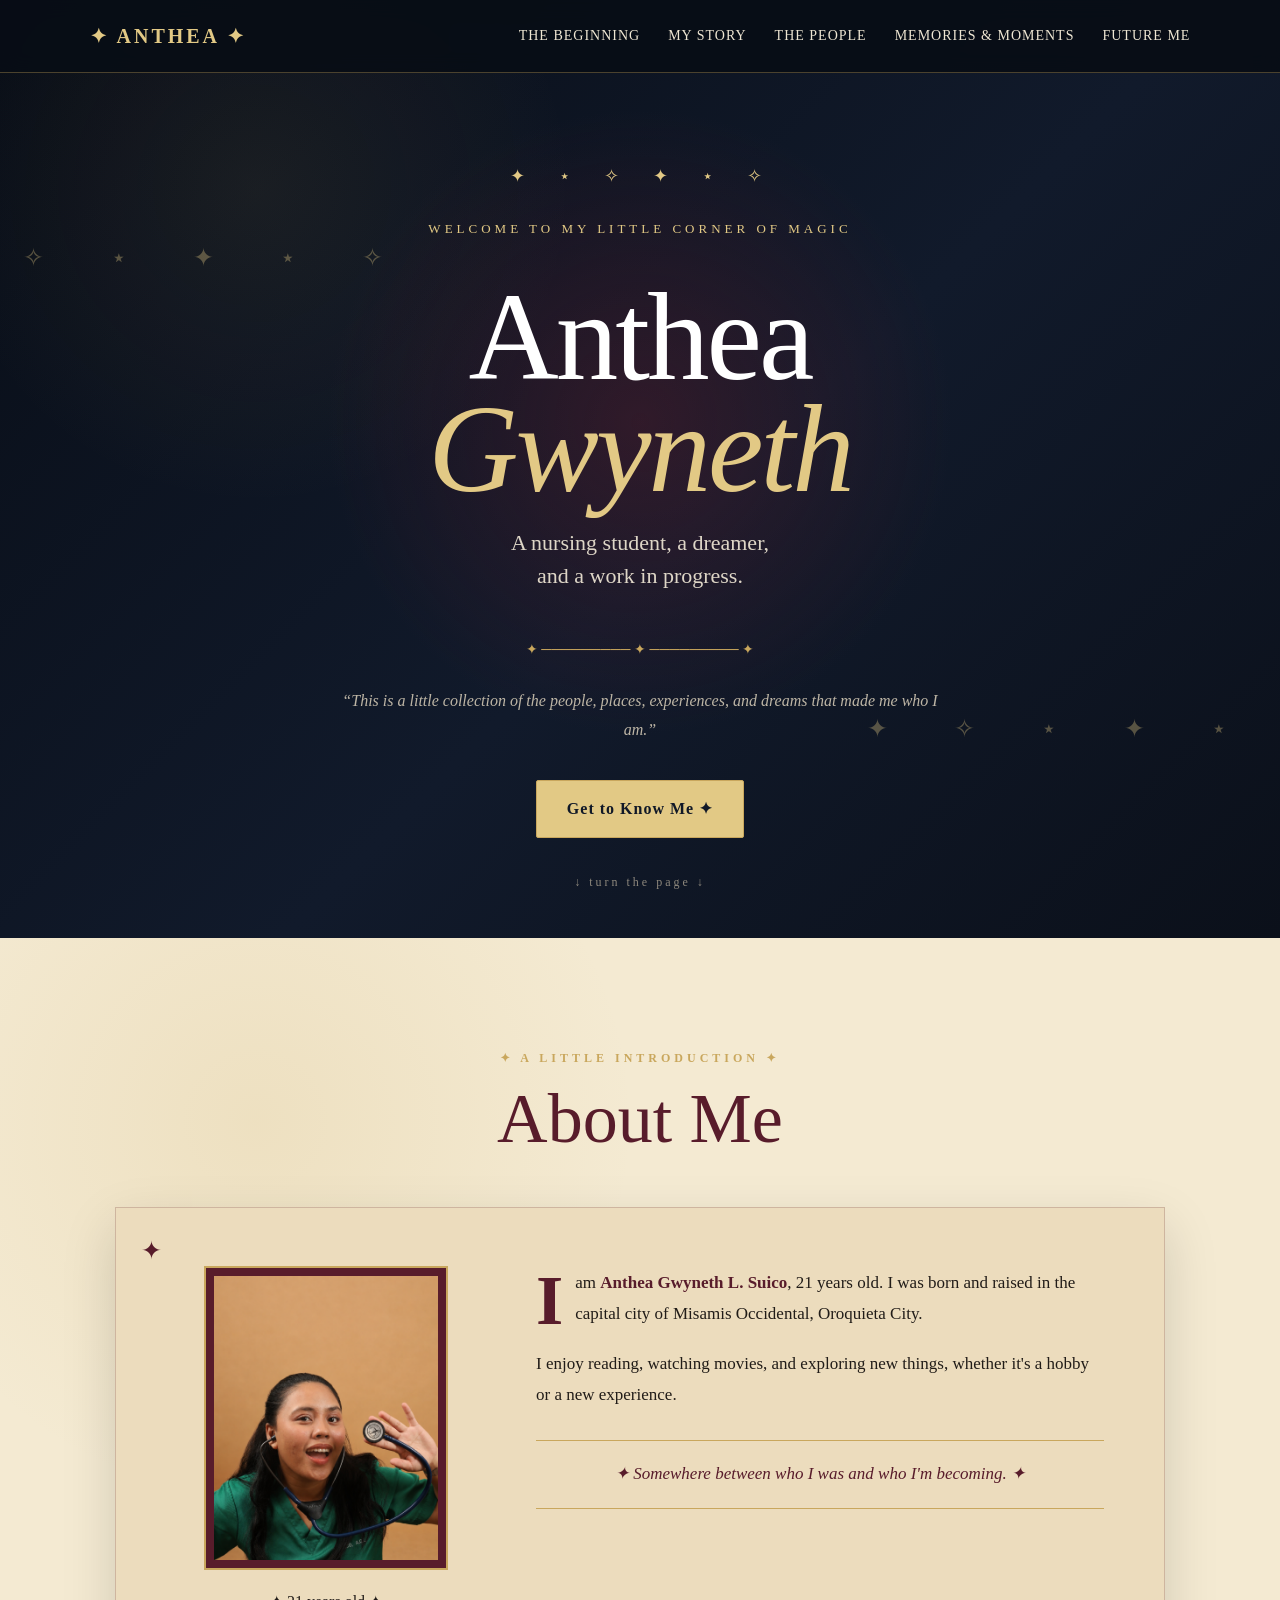
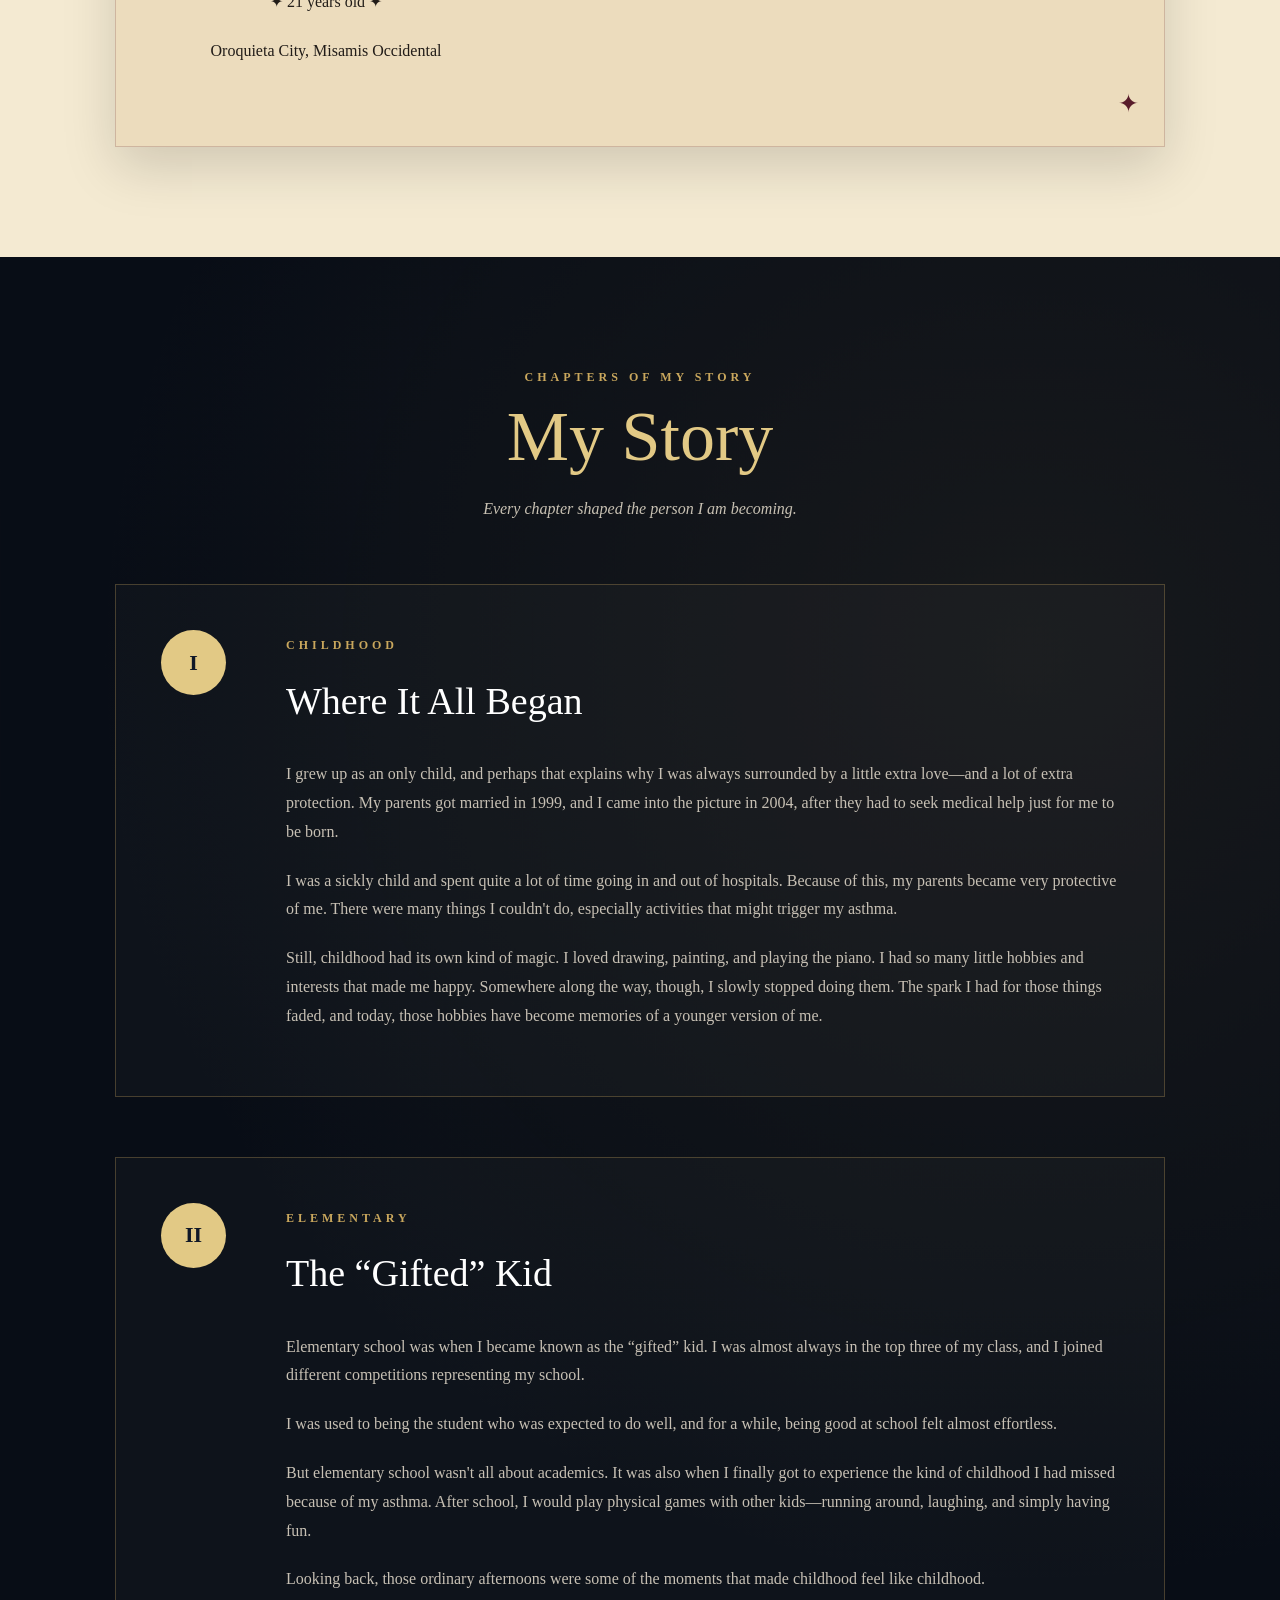
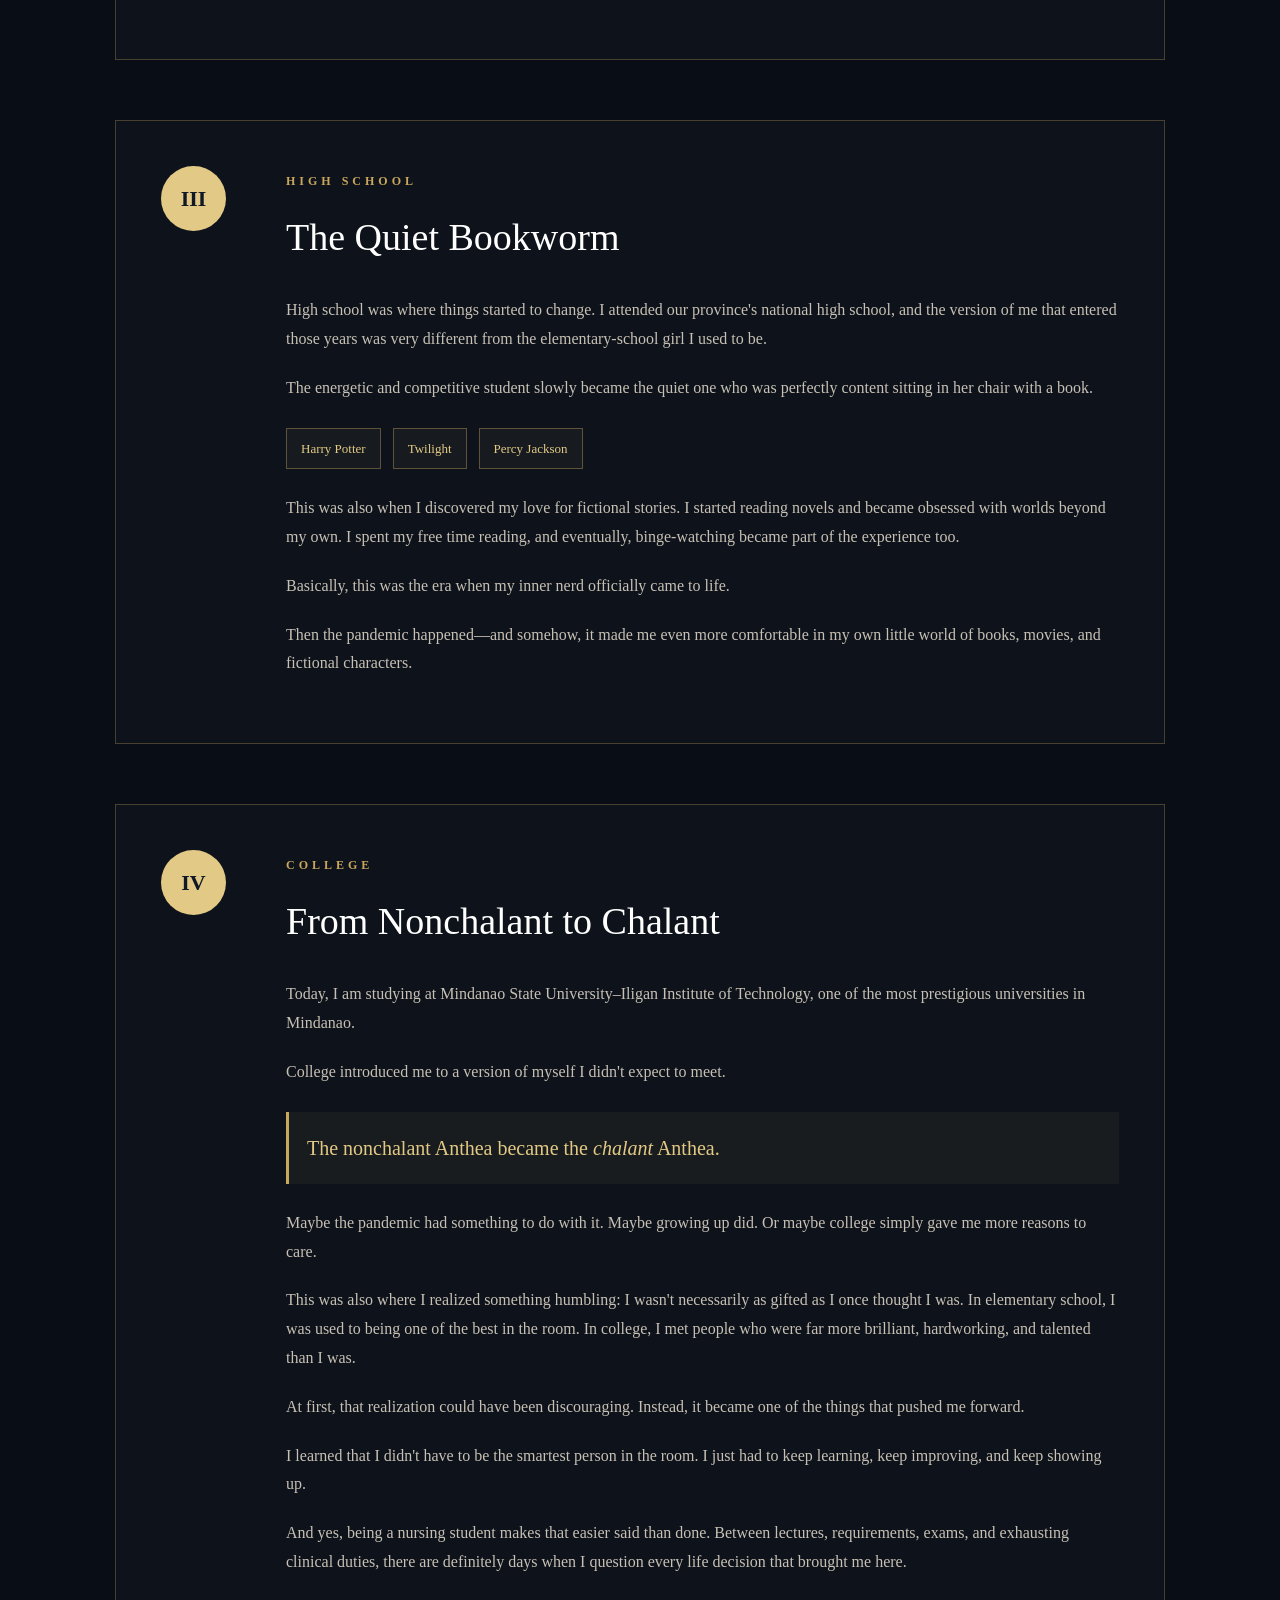
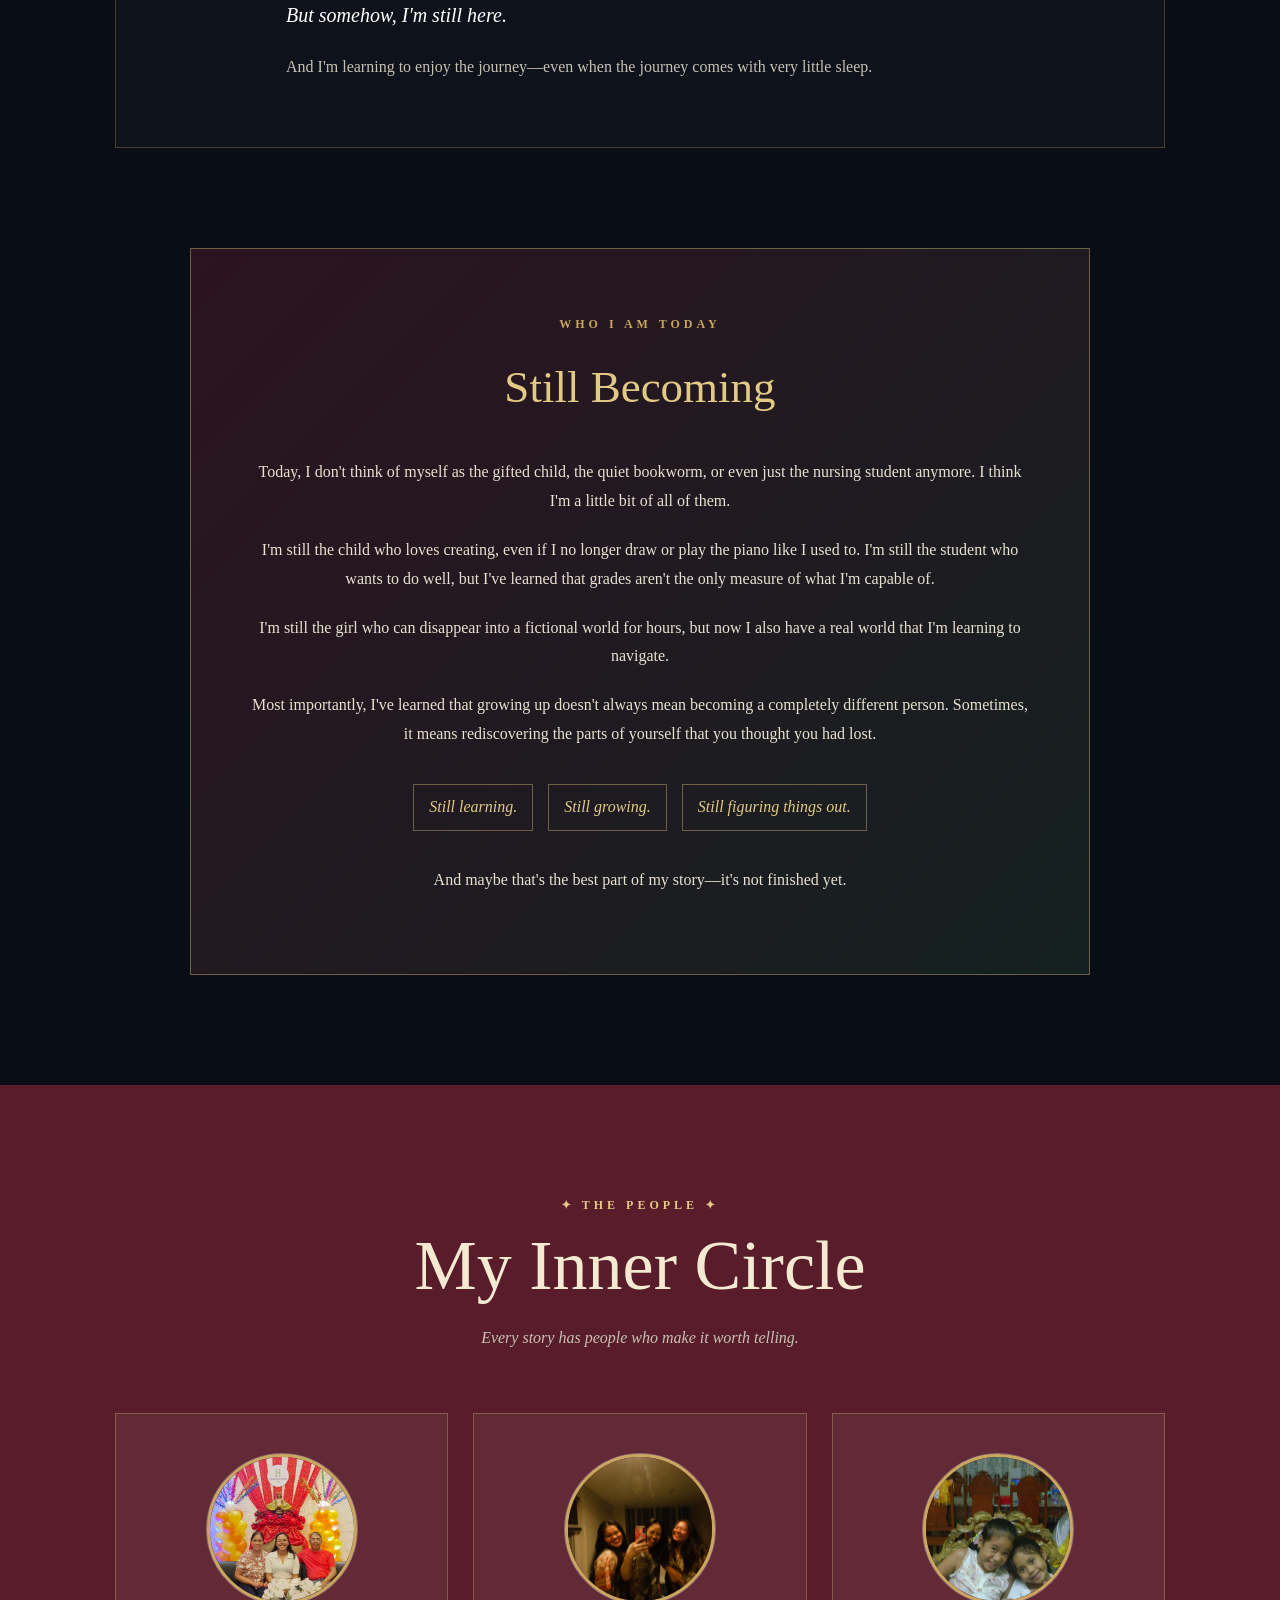
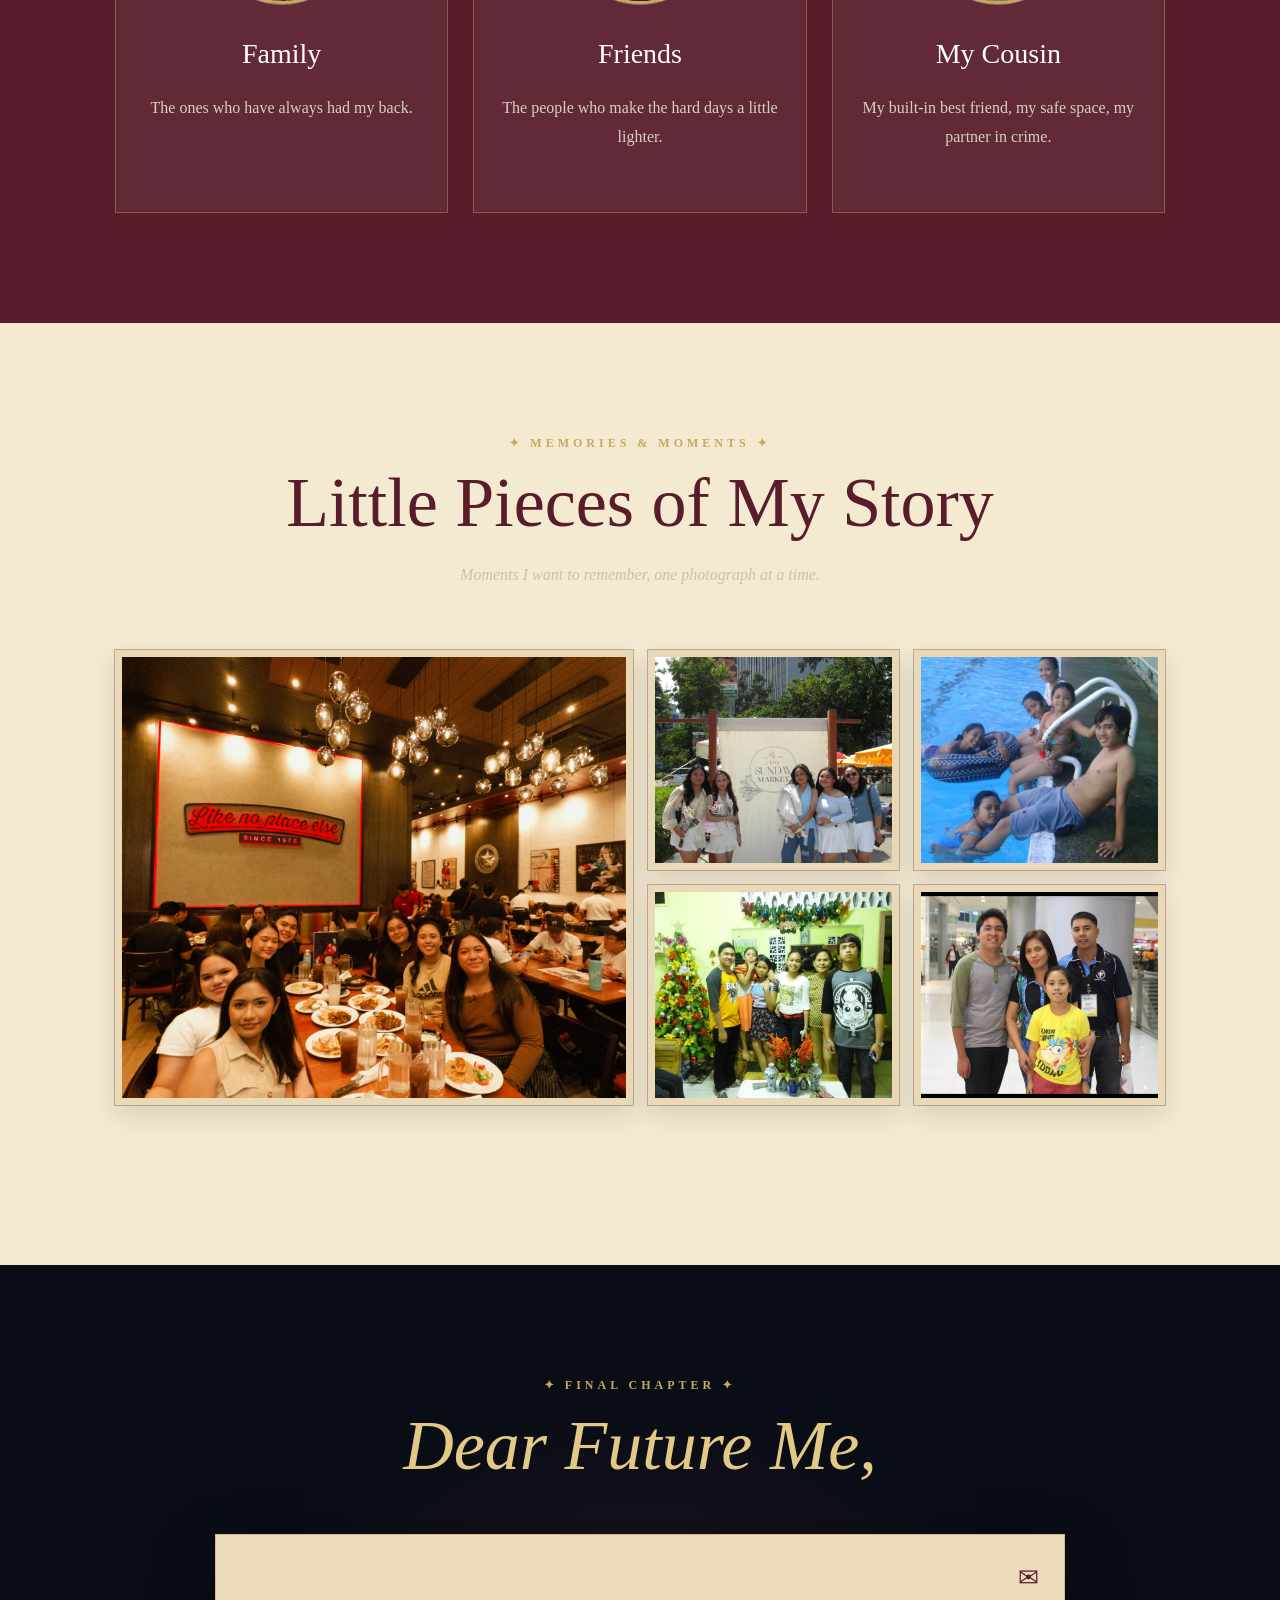
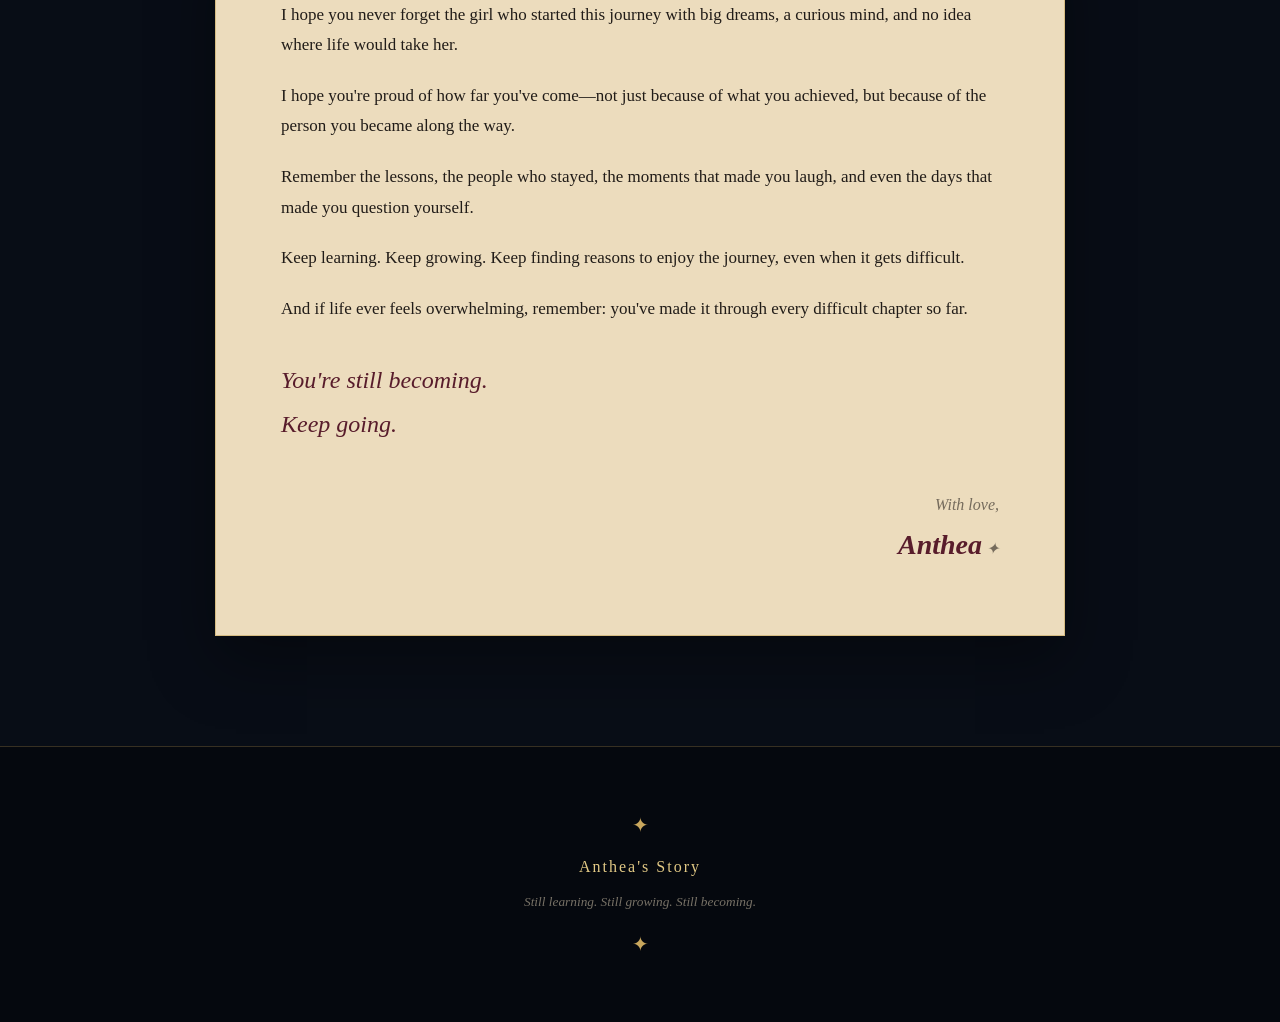
<file: index.html>
<!DOCTYPE html>
<html lang="en">

<head>
    <meta charset="UTF-8">
    <meta name="viewport" content="width=device-width, initial-scale=1.0">

    <title>Anthea's Story ✦</title>

    <link rel="stylesheet" href="style.css">
</head>

<body>

    <!-- ================= NAVIGATION ================= -->

    <header class="navbar">

        <a href="#home" class="logo">
            ✦ ANTHEA ✦
        </a>

        <nav>
            <a href="#home">The Beginning</a>
            <a href="#story">My Story</a>
            <a href="#people">The People</a>
            <a href="#gallery">Memories & Moments</a>
            <a href="#future">Future Me</a>
        </nav>

    </header>


    <!-- ================= HOME ================= -->

    <main>

        <section id="home" class="hero">

            <div class="stars">✦　⋆　✧　✦　⋆　✧</div>

            <p class="eyebrow">
                WELCOME TO MY LITTLE CORNER OF MAGIC
            </p>

            <h1>
                Anthea<br>
                <span>Gwyneth</span>
            </h1>

            <p class="tagline">
                A nursing student, a dreamer,<br>
                and a work in progress.
            </p>

            <div class="hero-divider">
                ✦ ───────── ✦ ───────── ✦
            </div>

            <p class="intro-quote">
                “This is a little collection of the people,
                places, experiences, and dreams that made me who I am.”
            </p>

            <a href="#about" class="magic-button">
                Get to Know Me ✦
            </a>

            <p class="scroll-hint">
                ↓ turn the page ↓
            </p>

        </section>


        <!-- ================= ABOUT ================= -->

        <section id="about" class="section parchment-section">

            <div class="chapter-label">
                ✦ A LITTLE INTRODUCTION ✦
            </div>

            <h2>About Me</h2>

            <div class="parchment">

                <div class="portrait">

    <div class="portrait-frame">
        <img src="images/anthea.png" alt="Photo of Anthea">
    </div>

    <p>✦ 21 years old ✦</p>
    <p>Oroquieta City, Misamis Occidental</p>

</div>

                <div class="about-text">

                    <p class="drop-cap">I</p>

                    <p>
                        am <strong>Anthea Gwyneth L. Suico</strong>,
                        21 years old. I was born and raised in the
                        capital city of Misamis Occidental,
                        Oroquieta City.
                    </p>

                    <p>
                        I enjoy reading, watching movies, and exploring
                        new things, whether it's a hobby or a new
                        experience.
                    </p>

                    <div class="quote-box">
                        ✦ Somewhere between who I was
                        and who I'm becoming. ✦
                    </div>

                </div>

            </div>

        </section>


        <!-- ================= MY STORY ================= -->

        <section id="story" class="section story-section">

            <div class="chapter-label">
                CHAPTERS OF MY STORY
            </div>

            <h2>My Story</h2>

            <p class="section-subtitle">
                Every chapter shaped the person I am becoming.
            </p>


            <!-- CHILDHOOD -->

            <article class="story-card">

                <div class="chapter-number">
                    I
                </div>

                <div class="story-content">

                    <span class="story-era">
                        CHILDHOOD
                    </span>

                    <h3>Where It All Began</h3>

                    <p>
                        I grew up as an only child, and perhaps that
                        explains why I was always surrounded by a little
                        extra love—and a lot of extra protection.
                        My parents got married in 1999, and I came into
                        the picture in 2004, after they had to seek
                        medical help just for me to be born.
                    </p>

                    <p>
                        I was a sickly child and spent quite a lot of
                        time going in and out of hospitals. Because of
                        this, my parents became very protective of me.
                        There were many things I couldn't do, especially
                        activities that might trigger my asthma.
                    </p>

                    <p>
                        Still, childhood had its own kind of magic.
                        I loved drawing, painting, and playing the piano.
                        I had so many little hobbies and interests that
                        made me happy. Somewhere along the way, though,
                        I slowly stopped doing them. The spark I had for
                        those things faded, and today, those hobbies have
                        become memories of a younger version of me.
                    </p>

                </div>

            </article>


            <!-- ELEMENTARY -->

            <article class="story-card reverse">

                <div class="chapter-number">
                    II
                </div>

                <div class="story-content">

                    <span class="story-era">
                        ELEMENTARY
                    </span>

                    <h3>The “Gifted” Kid</h3>

                    <p>
                        Elementary school was when I became known as the
                        “gifted” kid. I was almost always in the top three
                        of my class, and I joined different competitions
                        representing my school.
                    </p>

                    <p>
                        I was used to being the student who was expected
                        to do well, and for a while, being good at school
                        felt almost effortless.
                    </p>

                    <p>
                        But elementary school wasn't all about academics.
                        It was also when I finally got to experience the
                        kind of childhood I had missed because of my
                        asthma. After school, I would play physical games
                        with other kids—running around, laughing, and
                        simply having fun.
                    </p>

                    <p>
                        Looking back, those ordinary afternoons were some
                        of the moments that made childhood feel like
                        childhood.
                    </p>

                </div>

            </article>


            <!-- HIGH SCHOOL -->

            <article class="story-card">

                <div class="chapter-number">
                    III
                </div>

                <div class="story-content">

                    <span class="story-era">
                        HIGH SCHOOL
                    </span>

                    <h3>The Quiet Bookworm</h3>

                    <p>
                        High school was where things started to change.
                        I attended our province's national high school,
                        and the version of me that entered those years
                        was very different from the elementary-school
                        girl I used to be.
                    </p>

                    <p>
                        The energetic and competitive student slowly
                        became the quiet one who was perfectly content
                        sitting in her chair with a book.
                    </p>

                    <div class="magic-list">
                        <span>Harry Potter</span>
                        <span>Twilight</span>
                        <span>Percy Jackson</span>
                    </div>

                    <p>
                        This was also when I discovered my love for
                        fictional stories. I started reading novels and
                        became obsessed with worlds beyond my own.
                        I spent my free time reading, and eventually,
                        binge-watching became part of the experience too.
                    </p>

                    <p>
                        Basically, this was the era when my inner nerd
                        officially came to life.
                    </p>

                    <p>
                        Then the pandemic happened—and somehow, it made
                        me even more comfortable in my own little world
                        of books, movies, and fictional characters.
                    </p>

                </div>

            </article>


            <!-- COLLEGE -->

            <article class="story-card reverse">

                <div class="chapter-number">
                    IV
                </div>

                <div class="story-content">

                    <span class="story-era">
                        COLLEGE
                    </span>

                    <h3>From Nonchalant to Chalant</h3>

                    <p>
                        Today, I am studying at Mindanao State
                        University–Iligan Institute of Technology,
                        one of the most prestigious universities
                        in Mindanao.
                    </p>

                    <p>
                        College introduced me to a version of myself
                        I didn't expect to meet.
                    </p>

                    <div class="highlight">
                        The nonchalant Anthea became the
                        <em>chalant</em> Anthea.
                    </div>

                    <p>
                        Maybe the pandemic had something to do with it.
                        Maybe growing up did. Or maybe college simply
                        gave me more reasons to care.
                    </p>

                    <p>
                        This was also where I realized something humbling:
                        I wasn't necessarily as gifted as I once thought
                        I was. In elementary school, I was used to being
                        one of the best in the room. In college, I met
                        people who were far more brilliant, hardworking,
                        and talented than I was.
                    </p>

                    <p>
                        At first, that realization could have been
                        discouraging. Instead, it became one of the
                        things that pushed me forward.
                    </p>

                    <p>
                        I learned that I didn't have to be the smartest
                        person in the room. I just had to keep learning,
                        keep improving, and keep showing up.
                    </p>

                    <p>
                        And yes, being a nursing student makes that easier
                        said than done. Between lectures, requirements,
                        exams, and exhausting clinical duties, there are
                        definitely days when I question every life
                        decision that brought me here.
                    </p>

                    <p class="closing-line">
                        But somehow, I'm still here.
                    </p>

                    <p>
                        And I'm learning to enjoy the journey—even when
                        the journey comes with very little sleep.
                    </p>

                </div>

            </article>


            <!-- TODAY -->

            <article class="today-card">

                <span class="story-era">
                    WHO I AM TODAY
                </span>

                <h3>Still Becoming</h3>

                <p>
                    Today, I don't think of myself as the gifted child,
                    the quiet bookworm, or even just the nursing student
                    anymore. I think I'm a little bit of all of them.
                </p>

                <p>
                    I'm still the child who loves creating, even if I no
                    longer draw or play the piano like I used to.
                    I'm still the student who wants to do well, but I've
                    learned that grades aren't the only measure of what
                    I'm capable of.
                </p>

                <p>
                    I'm still the girl who can disappear into a fictional
                    world for hours, but now I also have a real world that
                    I'm learning to navigate.
                </p>

                <p>
                    Most importantly, I've learned that growing up doesn't
                    always mean becoming a completely different person.
                    Sometimes, it means rediscovering the parts of yourself
                    that you thought you had lost.
                </p>

                <div class="still-becoming">

                    <span>Still learning.</span>
                    <span>Still growing.</span>
                    <span>Still figuring things out.</span>

                </div>

                <p>
                    And maybe that's the best part of my story—it's not
                    finished yet.
                </p>

            </article>

        </section>


        <!-- ================= THE PEOPLE ================= -->

<section id="people" class="section people-section">

    <div class="chapter-label">
        ✦ THE PEOPLE ✦
    </div>

    <h2>My Inner Circle</h2>

    <p class="section-subtitle">
        Every story has people who make it worth telling.
    </p>


    <div class="people-grid">

        <div class="person-card">

            <div class="person-image">
                <img src="images/familyfinal.jpeg" alt="My Family">
            </div>

            <h3>Family</h3>

            <p>
                The ones who have always had my back.
            </p>

        </div>


        <div class="person-card">

            <div class="person-image">
                <img src="images/friends.jpg" alt="My Friends">
            </div>

            <h3>Friends</h3>

            <p>
                The people who make the hard days a little lighter.
            </p>

        </div>


        <div class="person-card">

    <div class="person-image">
        <img src="images/cousin.jpg" alt="My Cousin">
    </div>

    <h3>My Cousin</h3>

    <p>
        My built-in best friend, my safe space,
        my partner in crime.
    </p>

</div>

</section>


        <!-- ================= GALLERY ================= -->

        <section id="gallery" class="section gallery-section">

    <div class="chapter-label">
        ✦ MEMORIES & MOMENTS ✦
    </div>

    <h2>Little Pieces of My Story</h2>

    <p class="section-subtitle">
        Moments I want to remember, one photograph at a time.
    </p>

    <div class="gallery-grid">

        <div class="gallery-item large">
            <img src="images/gallery1.jpg" alt="A memorable moment">
        </div>

        <div class="gallery-item">
            <img src="images/gallery2.jpg" alt="A memorable moment">
        </div>

        <div class="gallery-item">
            <img src="images/gallery3.jpg" alt="A memorable moment">
        </div>

        <div class="gallery-item">
            <img src="images/gallery4.jpg" alt="A memorable moment">
        </div>

        <div class="gallery-item">
            <img src="images/gallery5.png" alt="A memorable moment">
        </div>

    </div>

</section>


        <!-- ================= FUTURE SELF ================= -->

        <section id="future" class="section future-section">

            <div class="chapter-label">
                ✦ FINAL CHAPTER ✦
            </div>

            <h2>Dear Future Me,</h2>

            <div class="letter">

                <p>
                    I hope you never forget the girl who started this
                    journey with big dreams, a curious mind, and no idea
                    where life would take her.
                </p>

                <p>
                    I hope you're proud of how far you've come—not just
                    because of what you achieved, but because of the person
                    you became along the way.
                </p>

                <p>
                    Remember the lessons, the people who stayed, the
                    moments that made you laugh, and even the days that
                    made you question yourself.
                </p>

                <p>
                    Keep learning. Keep growing. Keep finding reasons to
                    enjoy the journey, even when it gets difficult.
                </p>

                <p>
                    And if life ever feels overwhelming, remember:
                    you've made it through every difficult chapter so far.
                </p>

                <p class="letter-ending">
                    You're still becoming.<br>
                    Keep going.
                </p>

                <div class="signature">
                    With love,<br>
                    <strong>Anthea</strong> ✦
                </div>

            </div>

        </section>

    </main>


    <!-- ================= FOOTER ================= -->

    <footer>

        <div class="footer-symbol">
            ✦
        </div>

        <p>
            Anthea's Story
        </p>

        <small>
            Still learning. Still growing. Still becoming.
        </small>

        <div class="footer-symbol">
            ✦
        </div>

    </footer>


</body>
</html>
</file>
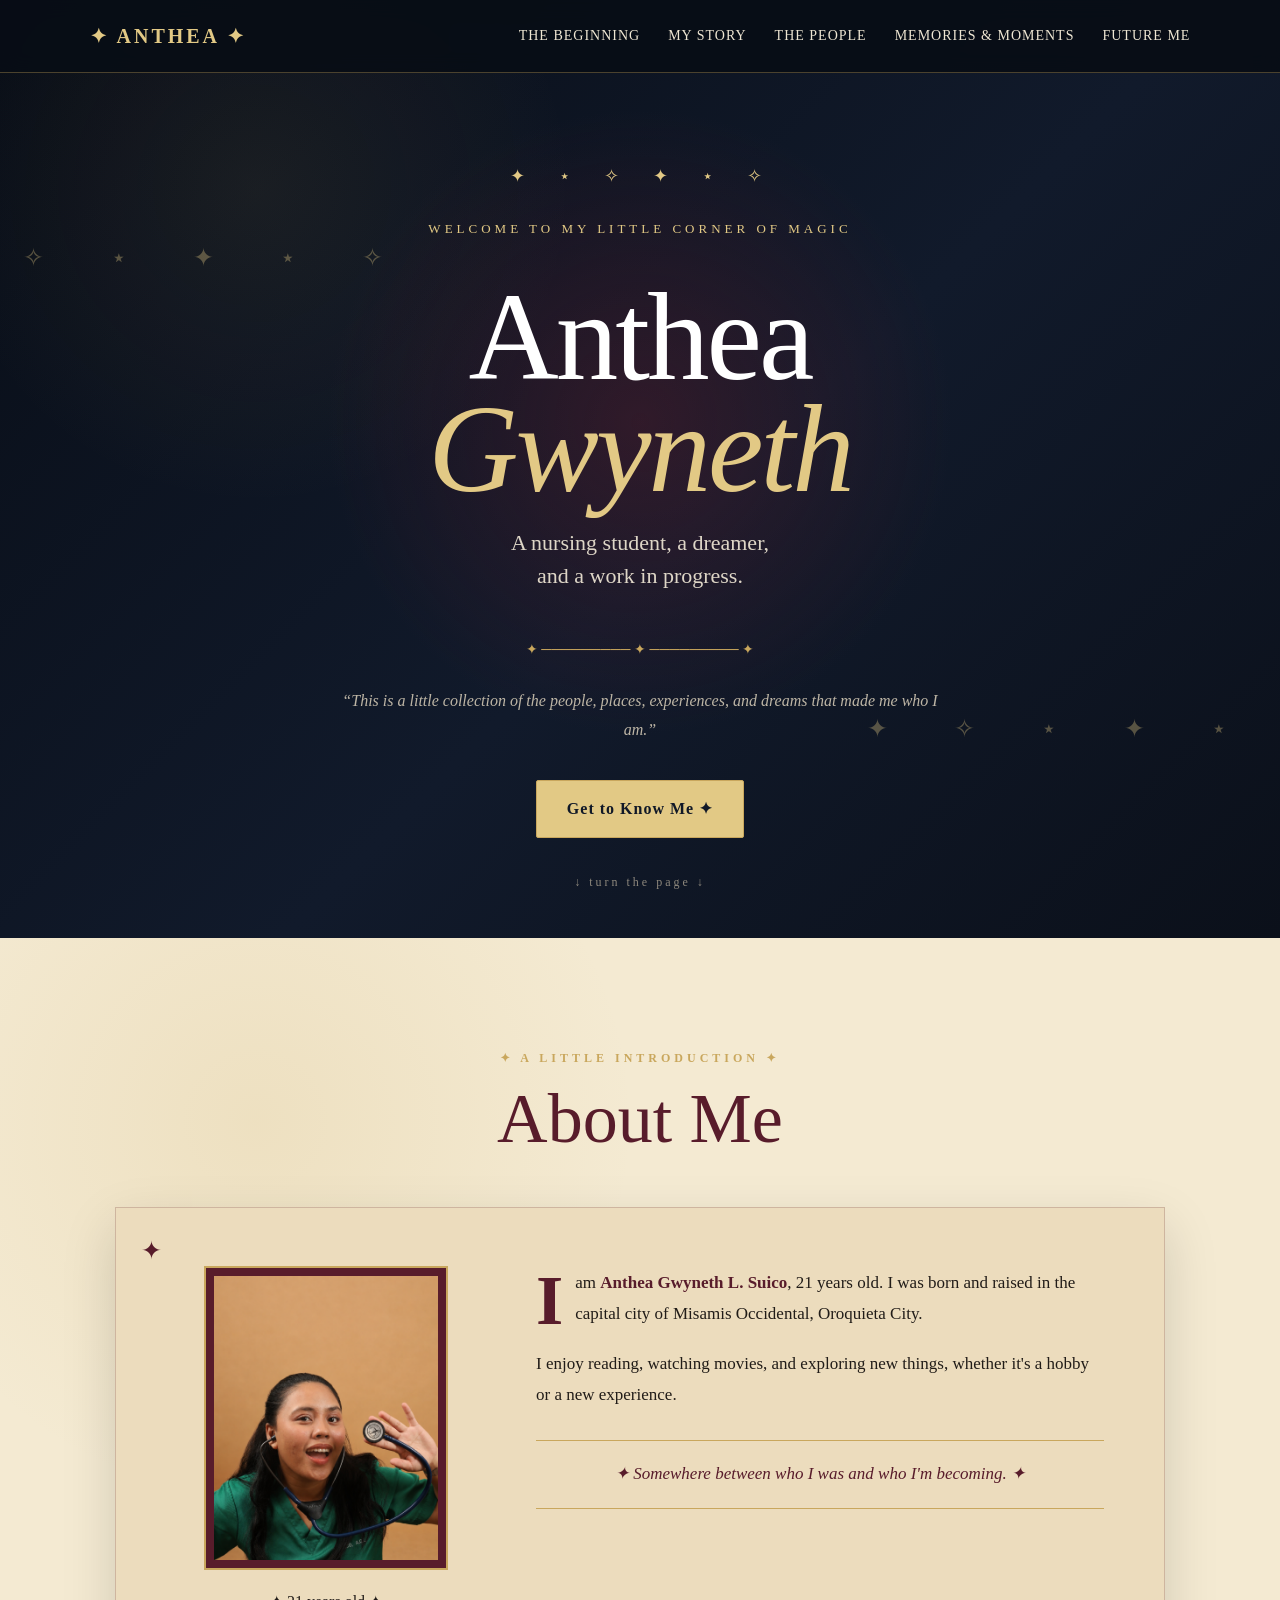
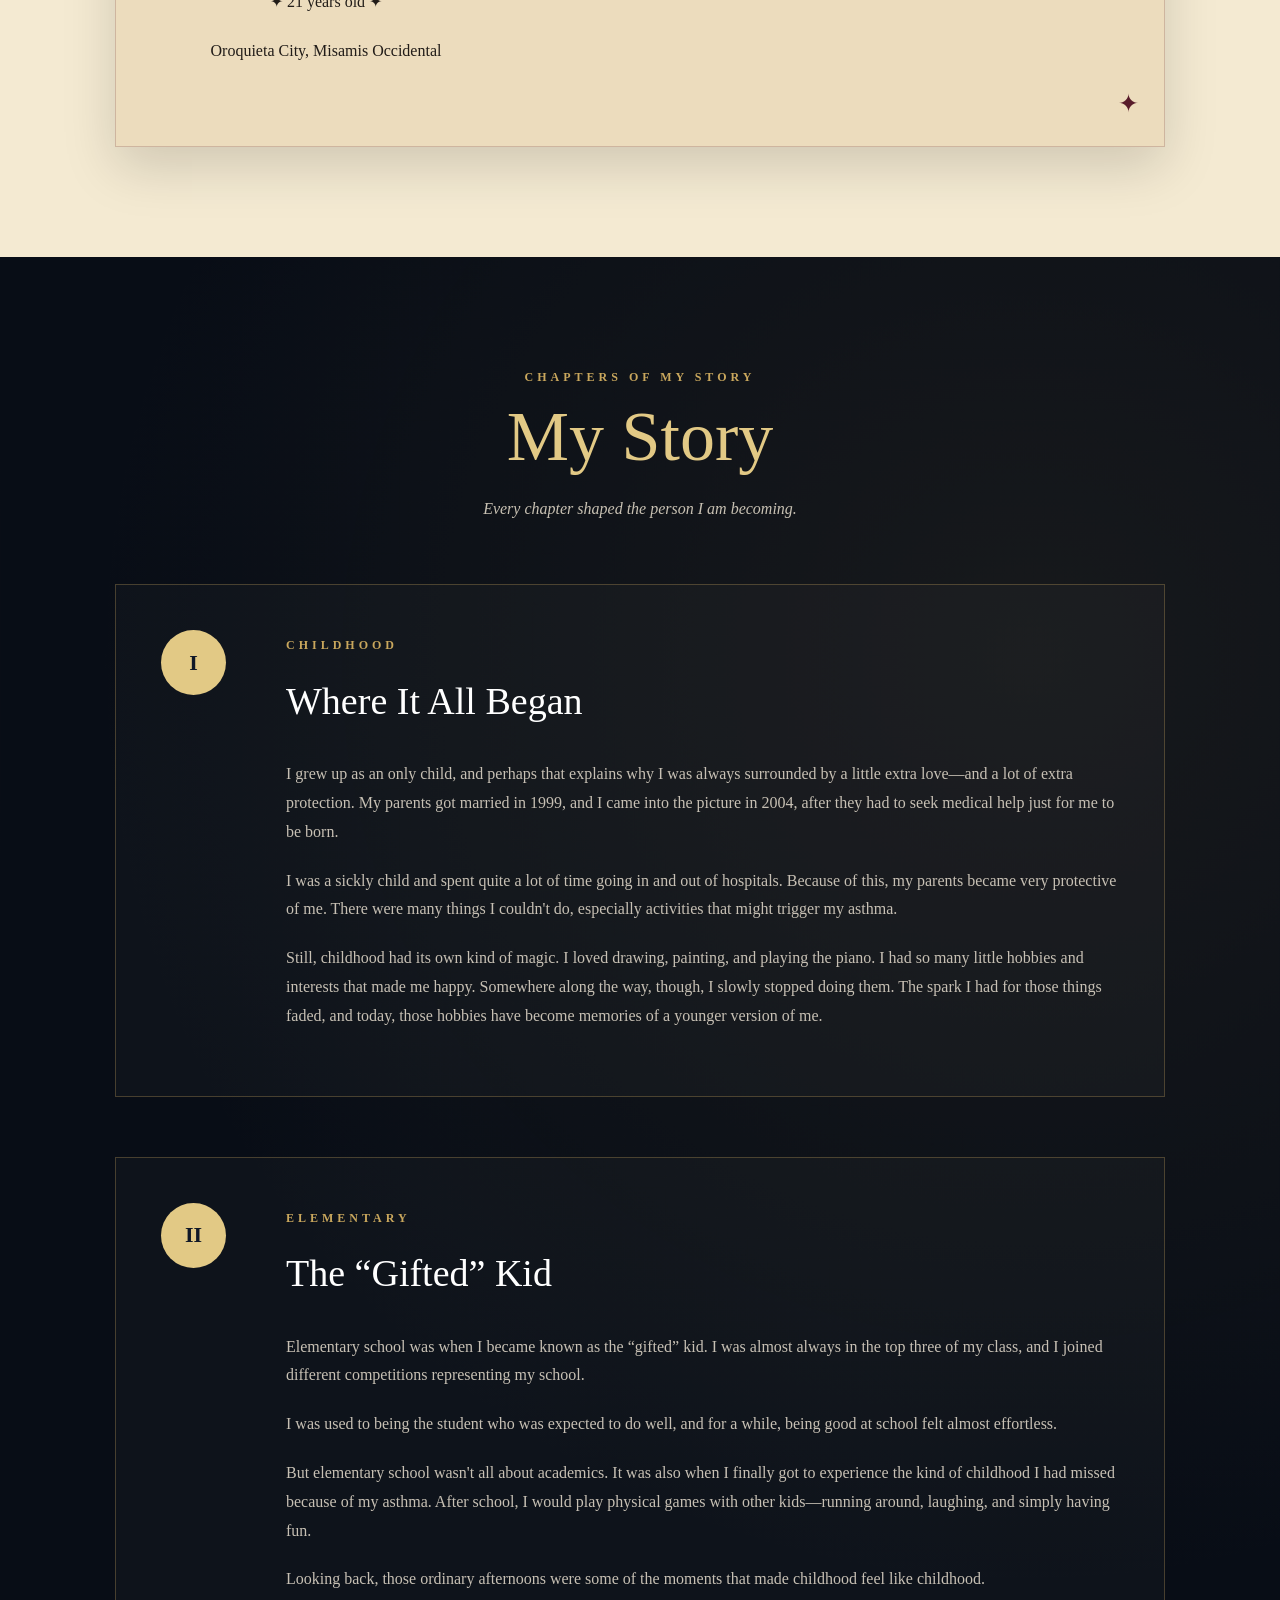
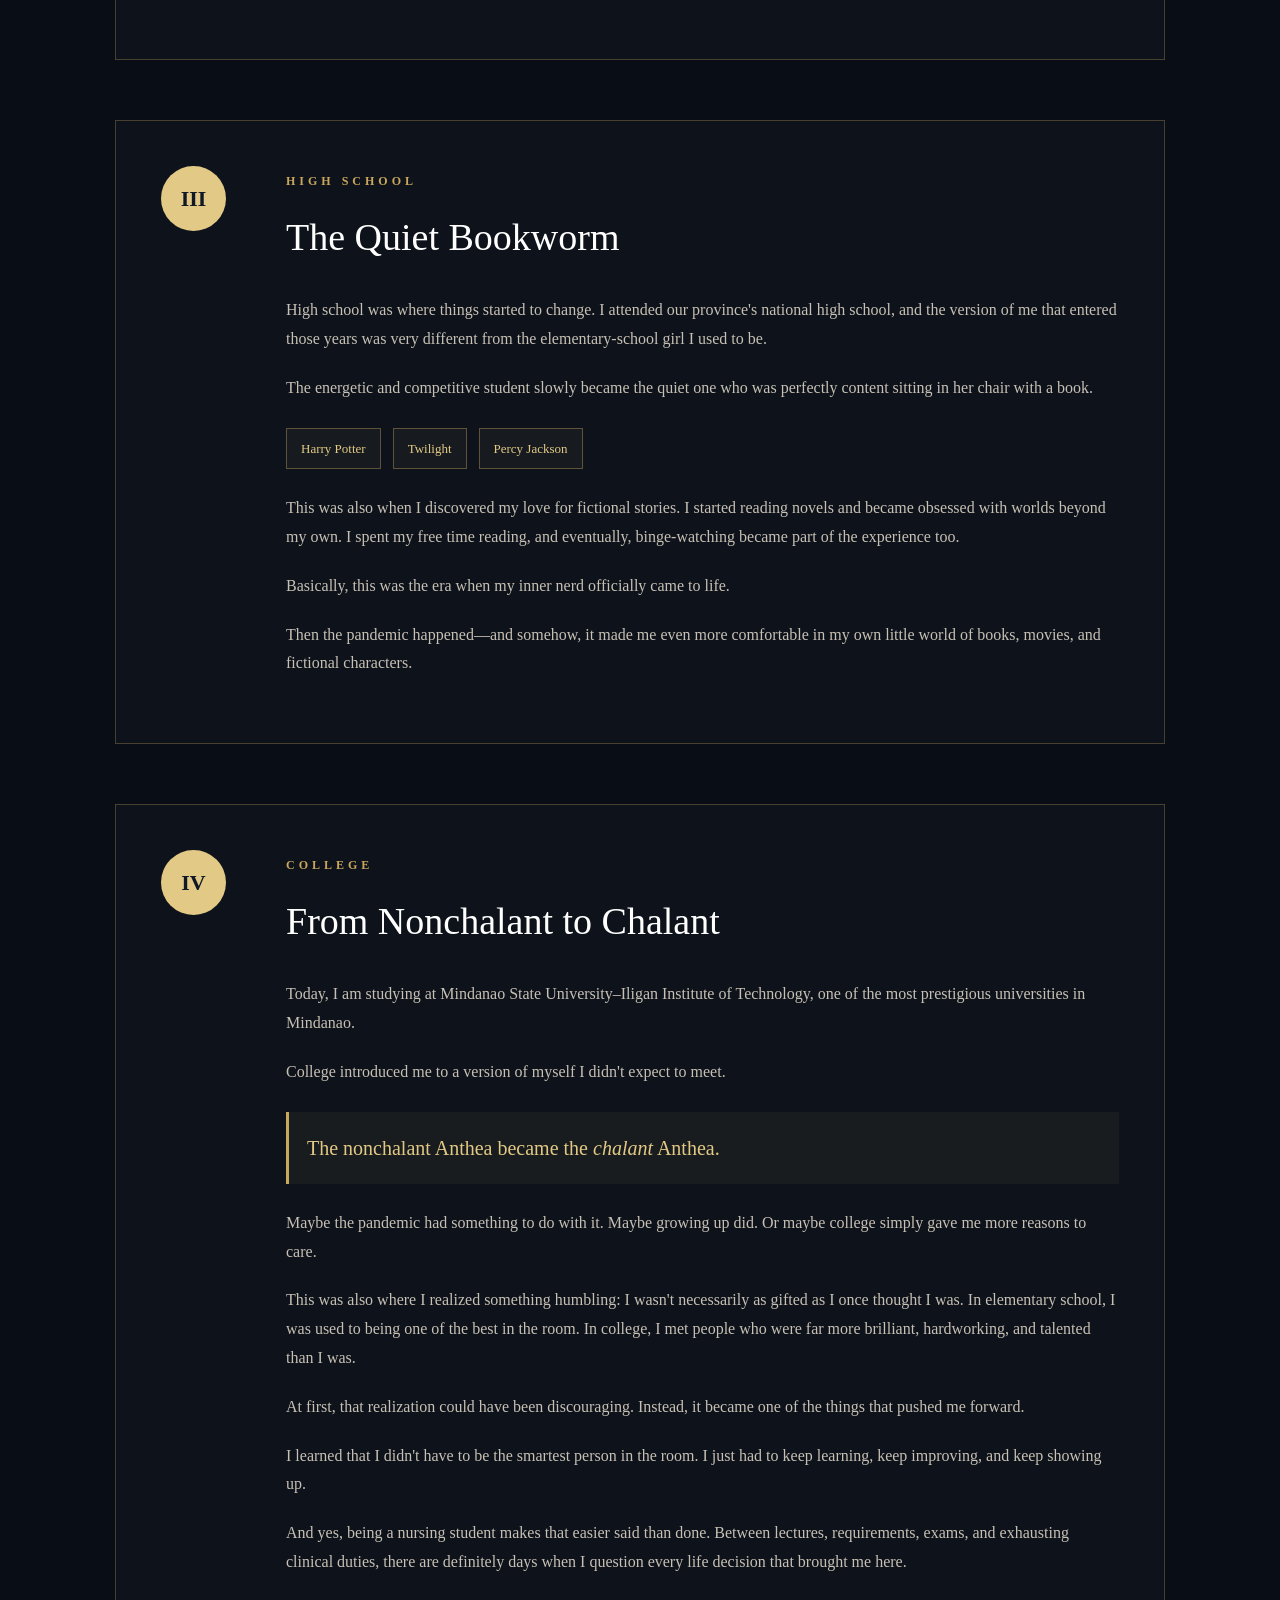
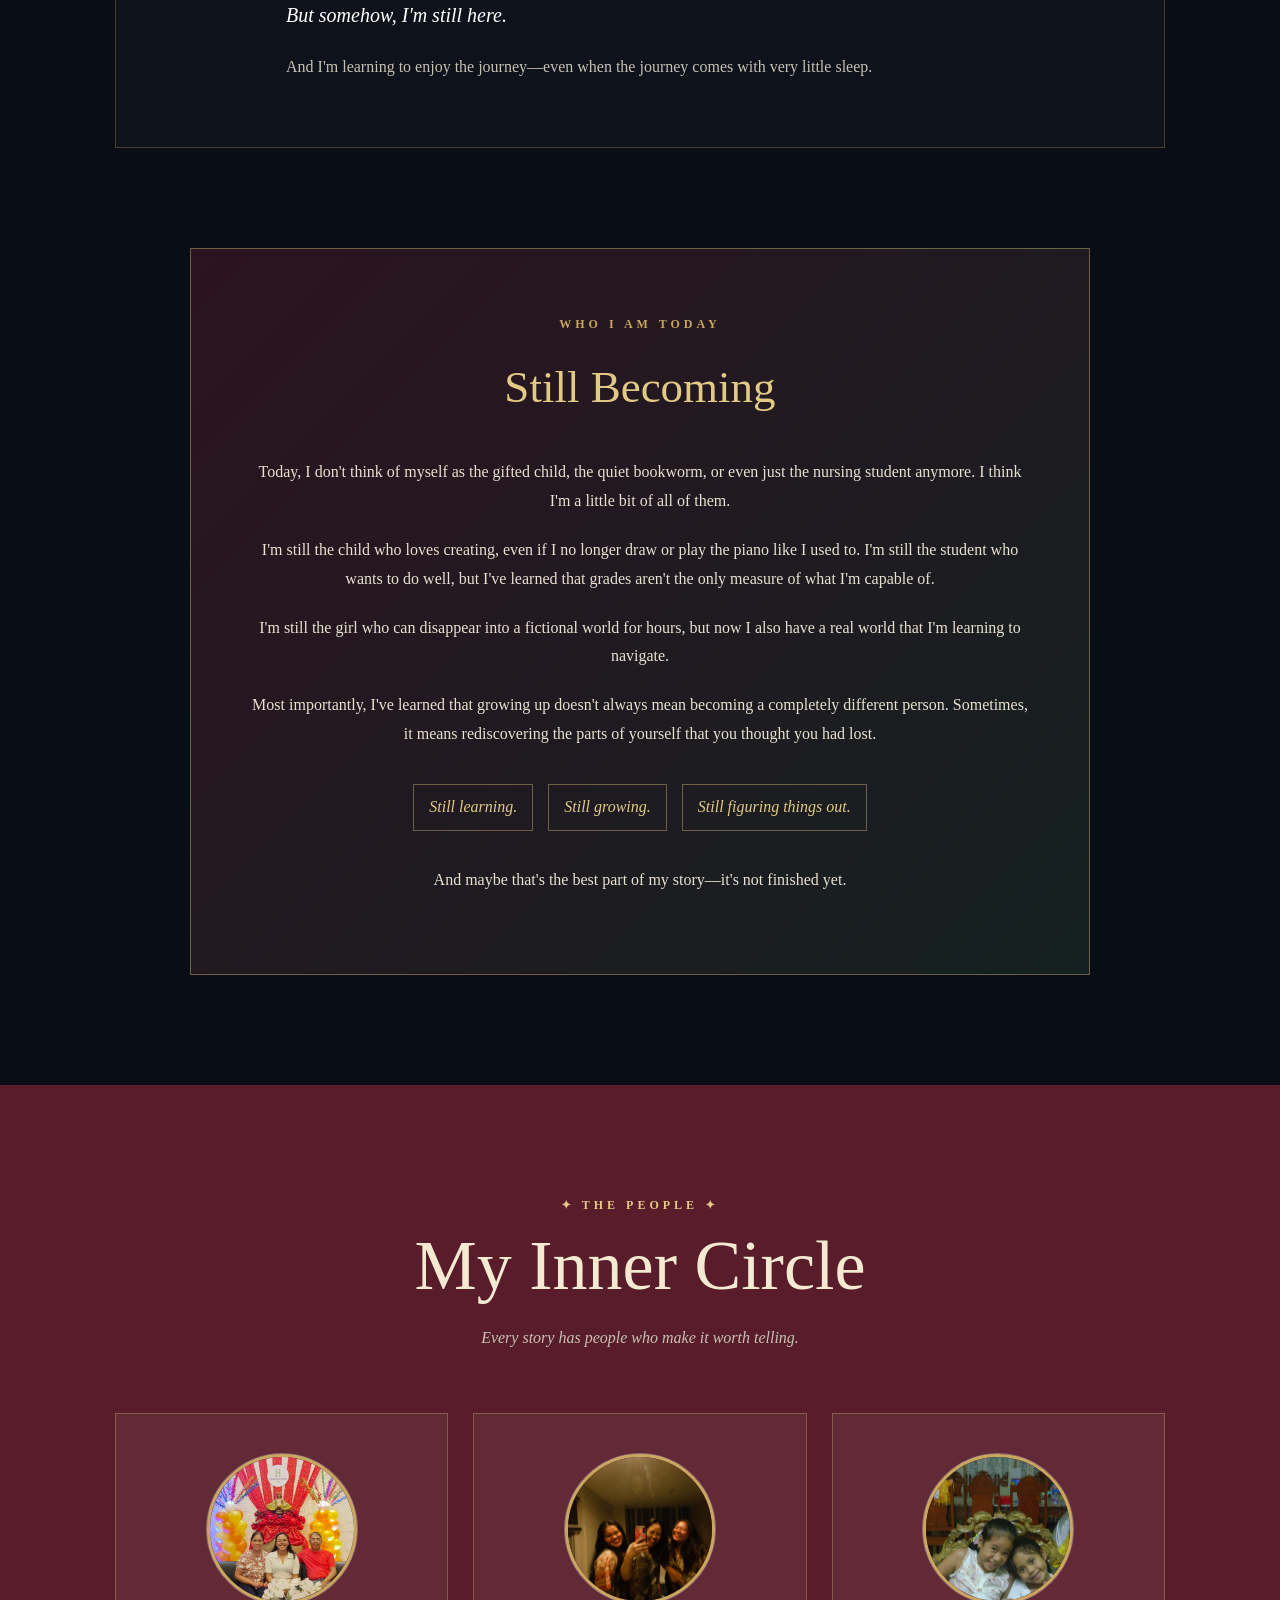
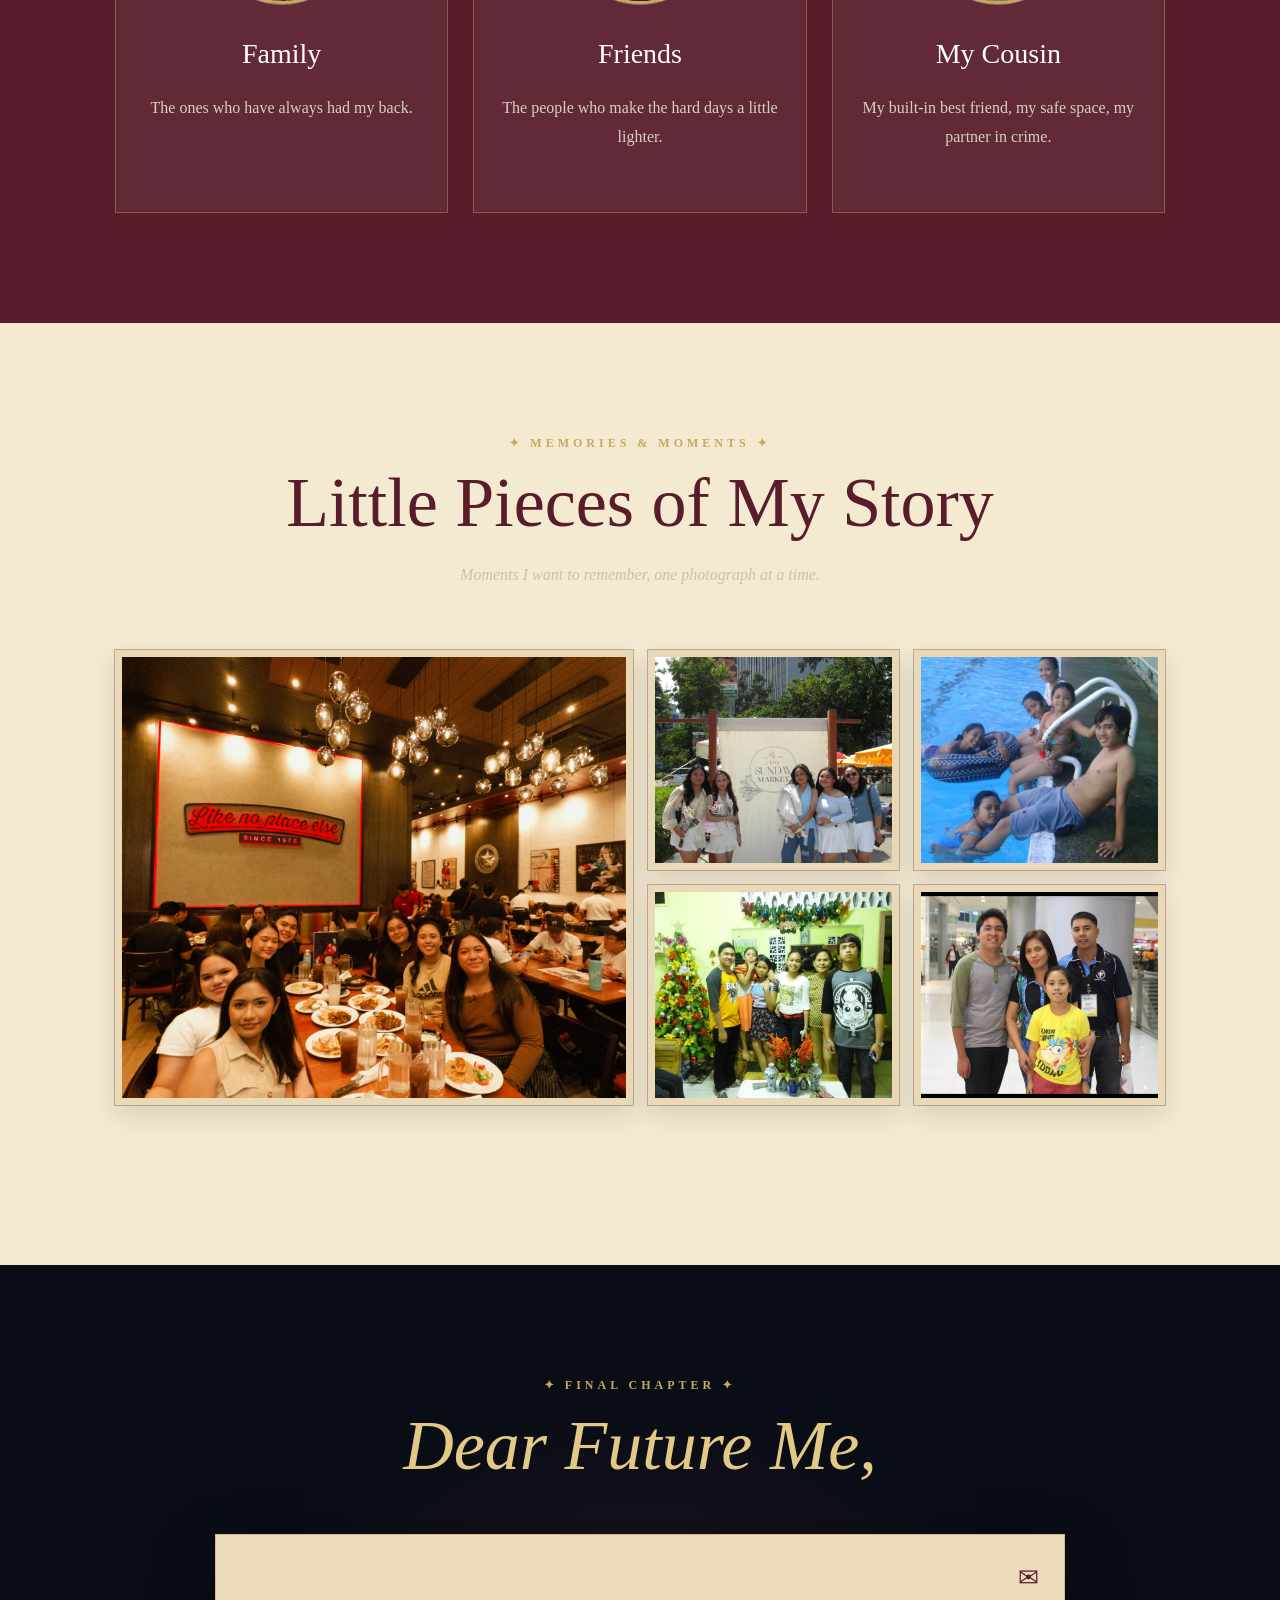
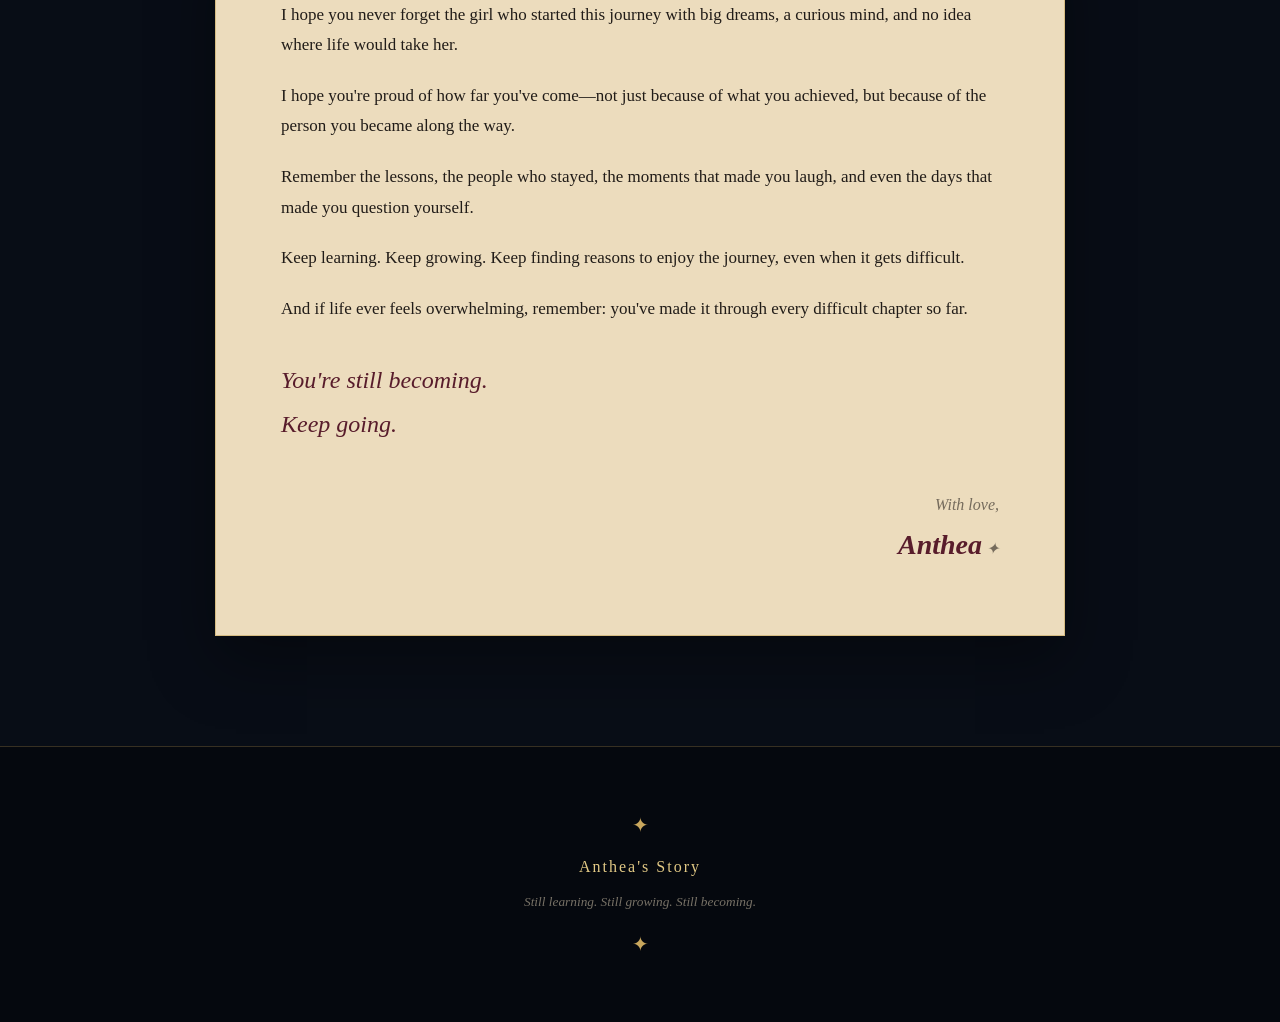
<file: WEBSITE/index.html>
<!DOCTYPE html>
<html lang="en">

<head>
    <meta charset="UTF-8">
    <meta name="viewport" content="width=device-width, initial-scale=1.0">

    <title>Anthea's Story ✦</title>

    <link rel="stylesheet" href="style.css">
</head>

<body>

    <!-- ================= NAVIGATION ================= -->

    <header class="navbar">

        <a href="#home" class="logo">
            ✦ ANTHEA ✦
        </a>

        <nav>
            <a href="#home">The Beginning</a>
            <a href="#story">My Story</a>
            <a href="#people">The People</a>
            <a href="#gallery">Memories & Moments</a>
            <a href="#future">Future Me</a>
        </nav>

    </header>


    <!-- ================= HOME ================= -->

    <main>

        <section id="home" class="hero">

            <div class="stars">✦　⋆　✧　✦　⋆　✧</div>

            <p class="eyebrow">
                WELCOME TO MY LITTLE CORNER OF MAGIC
            </p>

            <h1>
                Anthea<br>
                <span>Gwyneth</span>
            </h1>

            <p class="tagline">
                A nursing student, a dreamer,<br>
                and a work in progress.
            </p>

            <div class="hero-divider">
                ✦ ───────── ✦ ───────── ✦
            </div>

            <p class="intro-quote">
                “This is a little collection of the people,
                places, experiences, and dreams that made me who I am.”
            </p>

            <a href="#about" class="magic-button">
                Get to Know Me ✦
            </a>

            <p class="scroll-hint">
                ↓ turn the page ↓
            </p>

        </section>


        <!-- ================= ABOUT ================= -->

        <section id="about" class="section parchment-section">

            <div class="chapter-label">
                ✦ A LITTLE INTRODUCTION ✦
            </div>

            <h2>About Me</h2>

            <div class="parchment">

                <div class="portrait">

    <div class="portrait-frame">
        <img src="images/anthea.png" alt="Photo of Anthea">
    </div>

    <p>✦ 21 years old ✦</p>
    <p>Oroquieta City, Misamis Occidental</p>

</div>

                <div class="about-text">

                    <p class="drop-cap">I</p>

                    <p>
                        am <strong>Anthea Gwyneth L. Suico</strong>,
                        21 years old. I was born and raised in the
                        capital city of Misamis Occidental,
                        Oroquieta City.
                    </p>

                    <p>
                        I enjoy reading, watching movies, and exploring
                        new things, whether it's a hobby or a new
                        experience.
                    </p>

                    <div class="quote-box">
                        ✦ Somewhere between who I was
                        and who I'm becoming. ✦
                    </div>

                </div>

            </div>

        </section>


        <!-- ================= MY STORY ================= -->

        <section id="story" class="section story-section">

            <div class="chapter-label">
                CHAPTERS OF MY STORY
            </div>

            <h2>My Story</h2>

            <p class="section-subtitle">
                Every chapter shaped the person I am becoming.
            </p>


            <!-- CHILDHOOD -->

            <article class="story-card">

                <div class="chapter-number">
                    I
                </div>

                <div class="story-content">

                    <span class="story-era">
                        CHILDHOOD
                    </span>

                    <h3>Where It All Began</h3>

                    <p>
                        I grew up as an only child, and perhaps that
                        explains why I was always surrounded by a little
                        extra love—and a lot of extra protection.
                        My parents got married in 1999, and I came into
                        the picture in 2004, after they had to seek
                        medical help just for me to be born.
                    </p>

                    <p>
                        I was a sickly child and spent quite a lot of
                        time going in and out of hospitals. Because of
                        this, my parents became very protective of me.
                        There were many things I couldn't do, especially
                        activities that might trigger my asthma.
                    </p>

                    <p>
                        Still, childhood had its own kind of magic.
                        I loved drawing, painting, and playing the piano.
                        I had so many little hobbies and interests that
                        made me happy. Somewhere along the way, though,
                        I slowly stopped doing them. The spark I had for
                        those things faded, and today, those hobbies have
                        become memories of a younger version of me.
                    </p>

                </div>

            </article>


            <!-- ELEMENTARY -->

            <article class="story-card reverse">

                <div class="chapter-number">
                    II
                </div>

                <div class="story-content">

                    <span class="story-era">
                        ELEMENTARY
                    </span>

                    <h3>The “Gifted” Kid</h3>

                    <p>
                        Elementary school was when I became known as the
                        “gifted” kid. I was almost always in the top three
                        of my class, and I joined different competitions
                        representing my school.
                    </p>

                    <p>
                        I was used to being the student who was expected
                        to do well, and for a while, being good at school
                        felt almost effortless.
                    </p>

                    <p>
                        But elementary school wasn't all about academics.
                        It was also when I finally got to experience the
                        kind of childhood I had missed because of my
                        asthma. After school, I would play physical games
                        with other kids—running around, laughing, and
                        simply having fun.
                    </p>

                    <p>
                        Looking back, those ordinary afternoons were some
                        of the moments that made childhood feel like
                        childhood.
                    </p>

                </div>

            </article>


            <!-- HIGH SCHOOL -->

            <article class="story-card">

                <div class="chapter-number">
                    III
                </div>

                <div class="story-content">

                    <span class="story-era">
                        HIGH SCHOOL
                    </span>

                    <h3>The Quiet Bookworm</h3>

                    <p>
                        High school was where things started to change.
                        I attended our province's national high school,
                        and the version of me that entered those years
                        was very different from the elementary-school
                        girl I used to be.
                    </p>

                    <p>
                        The energetic and competitive student slowly
                        became the quiet one who was perfectly content
                        sitting in her chair with a book.
                    </p>

                    <div class="magic-list">
                        <span>Harry Potter</span>
                        <span>Twilight</span>
                        <span>Percy Jackson</span>
                    </div>

                    <p>
                        This was also when I discovered my love for
                        fictional stories. I started reading novels and
                        became obsessed with worlds beyond my own.
                        I spent my free time reading, and eventually,
                        binge-watching became part of the experience too.
                    </p>

                    <p>
                        Basically, this was the era when my inner nerd
                        officially came to life.
                    </p>

                    <p>
                        Then the pandemic happened—and somehow, it made
                        me even more comfortable in my own little world
                        of books, movies, and fictional characters.
                    </p>

                </div>

            </article>


            <!-- COLLEGE -->

            <article class="story-card reverse">

                <div class="chapter-number">
                    IV
                </div>

                <div class="story-content">

                    <span class="story-era">
                        COLLEGE
                    </span>

                    <h3>From Nonchalant to Chalant</h3>

                    <p>
                        Today, I am studying at Mindanao State
                        University–Iligan Institute of Technology,
                        one of the most prestigious universities
                        in Mindanao.
                    </p>

                    <p>
                        College introduced me to a version of myself
                        I didn't expect to meet.
                    </p>

                    <div class="highlight">
                        The nonchalant Anthea became the
                        <em>chalant</em> Anthea.
                    </div>

                    <p>
                        Maybe the pandemic had something to do with it.
                        Maybe growing up did. Or maybe college simply
                        gave me more reasons to care.
                    </p>

                    <p>
                        This was also where I realized something humbling:
                        I wasn't necessarily as gifted as I once thought
                        I was. In elementary school, I was used to being
                        one of the best in the room. In college, I met
                        people who were far more brilliant, hardworking,
                        and talented than I was.
                    </p>

                    <p>
                        At first, that realization could have been
                        discouraging. Instead, it became one of the
                        things that pushed me forward.
                    </p>

                    <p>
                        I learned that I didn't have to be the smartest
                        person in the room. I just had to keep learning,
                        keep improving, and keep showing up.
                    </p>

                    <p>
                        And yes, being a nursing student makes that easier
                        said than done. Between lectures, requirements,
                        exams, and exhausting clinical duties, there are
                        definitely days when I question every life
                        decision that brought me here.
                    </p>

                    <p class="closing-line">
                        But somehow, I'm still here.
                    </p>

                    <p>
                        And I'm learning to enjoy the journey—even when
                        the journey comes with very little sleep.
                    </p>

                </div>

            </article>


            <!-- TODAY -->

            <article class="today-card">

                <span class="story-era">
                    WHO I AM TODAY
                </span>

                <h3>Still Becoming</h3>

                <p>
                    Today, I don't think of myself as the gifted child,
                    the quiet bookworm, or even just the nursing student
                    anymore. I think I'm a little bit of all of them.
                </p>

                <p>
                    I'm still the child who loves creating, even if I no
                    longer draw or play the piano like I used to.
                    I'm still the student who wants to do well, but I've
                    learned that grades aren't the only measure of what
                    I'm capable of.
                </p>

                <p>
                    I'm still the girl who can disappear into a fictional
                    world for hours, but now I also have a real world that
                    I'm learning to navigate.
                </p>

                <p>
                    Most importantly, I've learned that growing up doesn't
                    always mean becoming a completely different person.
                    Sometimes, it means rediscovering the parts of yourself
                    that you thought you had lost.
                </p>

                <div class="still-becoming">

                    <span>Still learning.</span>
                    <span>Still growing.</span>
                    <span>Still figuring things out.</span>

                </div>

                <p>
                    And maybe that's the best part of my story—it's not
                    finished yet.
                </p>

            </article>

        </section>


        <!-- ================= THE PEOPLE ================= -->

<section id="people" class="section people-section">

    <div class="chapter-label">
        ✦ THE PEOPLE ✦
    </div>

    <h2>My Inner Circle</h2>

    <p class="section-subtitle">
        Every story has people who make it worth telling.
    </p>


    <div class="people-grid">

        <div class="person-card">

            <div class="person-image">
                <img src="images/familyfinal.jpeg" alt="My Family">
            </div>

            <h3>Family</h3>

            <p>
                The ones who have always had my back.
            </p>

        </div>


        <div class="person-card">

            <div class="person-image">
                <img src="images/friends.jpg" alt="My Friends">
            </div>

            <h3>Friends</h3>

            <p>
                The people who make the hard days a little lighter.
            </p>

        </div>


        <div class="person-card">

    <div class="person-image">
        <img src="images/cousin.jpg" alt="My Cousin">
    </div>

    <h3>My Cousin</h3>

    <p>
        My built-in best friend, my safe space,
        my partner in crime.
    </p>

</div>

</section>


        <!-- ================= GALLERY ================= -->

        <section id="gallery" class="section gallery-section">

    <div class="chapter-label">
        ✦ MEMORIES & MOMENTS ✦
    </div>

    <h2>Little Pieces of My Story</h2>

    <p class="section-subtitle">
        Moments I want to remember, one photograph at a time.
    </p>

    <div class="gallery-grid">

        <div class="gallery-item large">
            <img src="images/gallery1.jpg" alt="A memorable moment">
        </div>

        <div class="gallery-item">
            <img src="images/gallery2.jpg" alt="A memorable moment">
        </div>

        <div class="gallery-item">
            <img src="images/gallery3.jpg" alt="A memorable moment">
        </div>

        <div class="gallery-item">
            <img src="images/gallery4.jpg" alt="A memorable moment">
        </div>

        <div class="gallery-item">
            <img src="images/gallery5.png" alt="A memorable moment">
        </div>

    </div>

</section>


        <!-- ================= FUTURE SELF ================= -->

        <section id="future" class="section future-section">

            <div class="chapter-label">
                ✦ FINAL CHAPTER ✦
            </div>

            <h2>Dear Future Me,</h2>

            <div class="letter">

                <p>
                    I hope you never forget the girl who started this
                    journey with big dreams, a curious mind, and no idea
                    where life would take her.
                </p>

                <p>
                    I hope you're proud of how far you've come—not just
                    because of what you achieved, but because of the person
                    you became along the way.
                </p>

                <p>
                    Remember the lessons, the people who stayed, the
                    moments that made you laugh, and even the days that
                    made you question yourself.
                </p>

                <p>
                    Keep learning. Keep growing. Keep finding reasons to
                    enjoy the journey, even when it gets difficult.
                </p>

                <p>
                    And if life ever feels overwhelming, remember:
                    you've made it through every difficult chapter so far.
                </p>

                <p class="letter-ending">
                    You're still becoming.<br>
                    Keep going.
                </p>

                <div class="signature">
                    With love,<br>
                    <strong>Anthea</strong> ✦
                </div>

            </div>

        </section>

    </main>


    <!-- ================= FOOTER ================= -->

    <footer>

        <div class="footer-symbol">
            ✦
        </div>

        <p>
            Anthea's Story
        </p>

        <small>
            Still learning. Still growing. Still becoming.
        </small>

        <div class="footer-symbol">
            ✦
        </div>

    </footer>


</body>
</html>
</file>
<file: style.css>
/* =====================================================
   ANTHEA'S MAGICAL JOURNAL
   Harry Potter-inspired / magical academic aesthetic
===================================================== */


/* =========================
   ROOT VARIABLES
========================= */

:root {
    --navy: #101827;
    --deep-navy: #080d16;
    --burgundy: #581c2b;
    --burgundy-light: #7d3042;
    --green: #263d32;
    --gold: #c9a75d;
    --gold-light: #e2c985;
    --cream: #f4ead2;
    --parchment: #ead9b7;
    --ink: #211c18;
    --muted: #756b5c;
}


/* =========================
   RESET
========================= */

* {
    margin: 0;
    padding: 0;
    box-sizing: border-box;
}

html {
    scroll-behavior: smooth;
}

body {
    font-family: Georgia, "Times New Roman", serif;
    color: var(--ink);
    background: var(--deep-navy);
    line-height: 1.8;
}

a {
    text-decoration: none;
}

p {
    margin-bottom: 20px;
}


/* =========================
   NAVIGATION
========================= */

.navbar {
    position: fixed;
    top: 0;
    left: 0;

    width: 100%;

    padding: 18px 7%;

    display: flex;
    justify-content: space-between;
    align-items: center;

    background: rgba(8, 13, 22, 0.94);

    border-bottom: 1px solid rgba(201, 167, 93, 0.35);

    z-index: 1000;

    backdrop-filter: blur(10px);
}

.logo {
    color: var(--gold-light);

    font-size: 20px;
    font-weight: bold;

    letter-spacing: 3px;
}

.navbar nav {
    display: flex;
    gap: 28px;
}

.navbar nav a {
    color: #eee6d3;

    font-size: 14px;

    text-transform: uppercase;

    letter-spacing: 1px;

    transition: 0.3s;
}

.navbar nav a:hover {
    color: var(--gold-light);
}


/* =========================
   HERO
========================= */

.hero {
    min-height: 100vh;

    padding: 160px 20px 100px;

    display: flex;
    flex-direction: column;
    justify-content: center;
    align-items: center;

    text-align: center;

    position: relative;

    overflow: hidden;

    color: white;

    background:
        radial-gradient(
            circle at 50% 45%,
            rgba(88, 28, 43, 0.45),
            transparent 38%
        ),
        radial-gradient(
            circle at 20% 20%,
            rgba(201, 167, 93, 0.08),
            transparent 25%
        ),
        linear-gradient(
            135deg,
            #080d16,
            #111a2b 55%,
            #0b101a
        );
}


/* decorative stars */

.hero::before,
.hero::after {
    content: "✦   ✧   ⋆   ✦   ⋆   ✧";

    position: absolute;

    color: rgba(226, 201, 133, 0.35);

    font-size: 25px;

    letter-spacing: 30px;

    animation: floatStars 8s ease-in-out infinite;
}

.hero::before {
    top: 25%;
    left: -5%;
}

.hero::after {
    bottom: 20%;
    right: -5%;

    animation-delay: 2s;
}

@keyframes floatStars {

    0%,
    100% {
        transform: translateY(0);
        opacity: 0.4;
    }

    50% {
        transform: translateY(-15px);
        opacity: 0.8;
    }
}

.stars {
    color: var(--gold-light);

    font-size: 18px;

    letter-spacing: 8px;

    margin-bottom: 25px;
}

.eyebrow {
    color: var(--gold-light);

    font-size: 13px;

    letter-spacing: 4px;

    text-transform: uppercase;
}

.hero h1 {
    margin: 20px 0;

    font-size: clamp(65px, 10vw, 125px);

    line-height: 0.9;

    font-weight: normal;

    letter-spacing: -3px;
}

.hero h1 span {
    color: var(--gold-light);

    font-style: italic;
}

.tagline {
    font-size: 22px;

    color: #ded6c7;

    line-height: 1.5;
}

.hero-divider {
    color: var(--gold);

    margin: 25px 0;

    font-size: 14px;
}

.intro-quote {
    max-width: 600px;

    color: #bdb5a5;

    font-size: 16px;

    font-style: italic;
}

.magic-button {
    display: inline-block;

    margin-top: 15px;

    padding: 14px 30px;

    color: var(--navy);

    background: var(--gold-light);

    border: 1px solid var(--gold);

    border-radius: 2px;

    font-weight: bold;

    letter-spacing: 1px;

    transition: 0.3s;
}

.magic-button:hover {
    background: white;

    transform: translateY(-3px);

    box-shadow:
        0 0 20px rgba(226, 201, 133, 0.25);
}

.scroll-hint {
    position: absolute;

    bottom: 25px;

    color: #8e887d;

    font-size: 12px;

    letter-spacing: 3px;
}


/* =========================
   GENERAL SECTIONS
========================= */

.section {
    padding: 110px 8%;

    position: relative;
}

.chapter-label {
    margin-bottom: 10px;

    color: var(--gold);

    text-align: center;

    font-size: 12px;

    font-weight: bold;

    letter-spacing: 4px;
}

.section h2 {
    margin-bottom: 20px;

    text-align: center;

    font-size: clamp(40px, 6vw, 70px);

    line-height: 1.1;

    font-weight: normal;

    color: var(--burgundy);
}

.section-subtitle {
    max-width: 650px;

    margin: 0 auto 60px;

    text-align: center;

    color: #c8c1b3;

    font-style: italic;
}


/* =========================
   ABOUT
========================= */

.parchment-section {
    background:
        radial-gradient(
            circle at 20% 20%,
            rgba(201, 167, 93, 0.15),
            transparent 30%
        ),
        var(--cream);
}

.parchment {
    max-width: 1050px;

    margin: 50px auto 0;

    padding: 60px;

    display: grid;

    grid-template-columns: 300px 1fr;

    gap: 60px;

    background:
        linear-gradient(
            rgba(255, 255, 255, 0.08),
            rgba(255, 255, 255, 0.08)
        ),
        var(--parchment);

    border: 1px solid rgba(88, 28, 43, 0.2);

    box-shadow:
        0 20px 50px rgba(0, 0, 0, 0.15);

    position: relative;
}

.parchment::before,
.parchment::after {
    content: "✦";

    position: absolute;

    color: var(--burgundy);

    font-size: 25px;
}

.parchment::before {
    top: 20px;
    left: 25px;
}

.parchment::after {
    bottom: 20px;
    right: 25px;
}

.portrait {
    text-align: center;
}

.portrait-frame {
    width: 240px;
    height: 300px;

    margin: 0 auto 20px;

    display: flex;
    align-items: center;
    justify-content: center;

    color: var(--muted);

    border: 8px solid var(--burgundy);

    outline: 2px solid var(--gold);

    background:
        linear-gradient(
            135deg,
            #d3c29e,
            #eee2c5
        );
}

.portrait-frame img {
    width: 100%;
    height: 100%;
    object-fit: cover;
    display: block;
}
}

.portrait p {
    color: var(--muted);

    font-size: 14px;
}

.about-text {
    position: relative;

    font-size: 17px;
}

.drop-cap {
    float: left;

    margin: 8px 12px 0 0;

    color: var(--burgundy);

    font-size: 70px;

    line-height: 0.7;

    font-weight: bold;
}

.about-text strong {
    color: var(--burgundy);
}

.quote-box {
    margin-top: 30px;

    padding: 18px;

    text-align: center;

    color: var(--burgundy);

    border-top: 1px solid var(--gold);

    border-bottom: 1px solid var(--gold);

    font-style: italic;
}


/* =========================
   STORY
========================= */

.story-section {
    background:
        radial-gradient(
            circle at 80% 10%,
            rgba(201, 167, 93, 0.08),
            transparent 25%
        ),
        var(--deep-navy);

    color: #e8e1d2;
}

.story-section h2 {
    color: var(--gold-light);
}

.story-card {
    max-width: 1050px;

    margin: 60px auto;

    display: grid;

    grid-template-columns: 90px 1fr;

    gap: 35px;

    padding: 45px;

    border: 1px solid rgba(201, 167, 93, 0.3);

    background: rgba(255, 255, 255, 0.025);

    transition: 0.3s;
}

.story-card:hover {
    border-color: rgba(226, 201, 133, 0.7);

    transform: translateY(-4px);
}

.chapter-number {
    width: 65px;
    height: 65px;

    display: flex;
    align-items: center;
    justify-content: center;

    color: var(--navy);

    background: var(--gold-light);

    border-radius: 50%;

    font-family: Georgia, serif;

    font-size: 22px;

    font-weight: bold;
}

.story-era {
    color: var(--gold);

    font-size: 12px;

    font-weight: bold;

    letter-spacing: 4px;
}

.story-content h3 {
    margin: 8px 0 25px;

    color: white;

    font-size: 38px;

    font-weight: normal;
}

.story-content p {
    color: #c7c0b4;

    font-size: 16px;
}

.magic-list {
    display: flex;

    flex-wrap: wrap;

    gap: 12px;

    margin: 25px 0;
}

.magic-list span {
    padding: 8px 14px;

    color: var(--gold-light);

    border: 1px solid rgba(201, 167, 93, 0.4);

    background: rgba(201, 167, 93, 0.05);

    font-size: 13px;
}

.highlight {
    margin: 25px 0;

    padding: 18px;

    color: var(--gold-light);

    border-left: 3px solid var(--gold);

    background: rgba(201, 167, 93, 0.06);

    font-size: 20px;
}

.closing-line {
    color: white !important;

    font-size: 20px !important;

    font-style: italic;
}

.today-card {
    max-width: 900px;

    margin: 100px auto 0;

    padding: 60px;

    text-align: center;

    background:
        linear-gradient(
            135deg,
            rgba(88, 28, 43, 0.45),
            rgba(38, 61, 50, 0.4)
        );

    border: 1px solid rgba(226, 201, 133, 0.4);
}

.today-card h3 {
    margin: 10px 0 30px;

    color: var(--gold-light);

    font-size: 45px;

    font-weight: normal;
}

.still-becoming {
    display: flex;

    justify-content: center;

    flex-wrap: wrap;

    gap: 15px;

    margin: 35px 0;
}

.still-becoming span {
    padding: 8px 15px;

    color: var(--gold-light);

    border: 1px solid rgba(226, 201, 133, 0.4);

    font-style: italic;
}


/* =========================
   PEOPLE
========================= */

.people-section {
    background: var(--burgundy);

    color: white;
}

.people-section .chapter-label {
    color: var(--gold-light);
}

.people-section h2 {
    color: var(--cream);
}

.people-grid {
    max-width: 1050px;

    margin: 50px auto 0;

    display: grid;

    grid-template-columns: repeat(3, 1fr);

    gap: 25px;
}

.person-card {
    padding: 40px 25px;

    text-align: center;

    background: rgba(255, 255, 255, 0.06);

    border: 1px solid rgba(226, 201, 133, 0.3);

    transition: 0.3s;
}

.person-card:hover {
    transform: translateY(-8px);

    background: rgba(255, 255, 255, 0.1);
}

.person-symbol {
    margin-bottom: 20px;

    color: var(--gold-light);

    font-size: 45px;
}

.person-card h3 {
    margin-bottom: 15px;

    color: white;

    font-size: 28px;

    font-weight: normal;
}

.person-card p {
    color: #d8d0c1;
}


/* =========================
   GALLERY
========================= */

.gallery-section {
    background: var(--cream);
}

.gallery-section h2 {
    color: var(--burgundy);
}

.dark-subtitle {
    color: var(--muted);
}

.gallery-grid {
    max-width: 1050px;

    margin: 50px auto;

    display: grid;

    grid-template-columns: repeat(4, 1fr);

    grid-auto-rows: 220px;

    gap: 15px;
}

.gallery-item {
    overflow: hidden;

    border: 7px solid var(--parchment);

    outline: 1px solid rgba(88, 28, 43, 0.3);

    box-shadow: 0 10px 25px rgba(0, 0, 0, 0.12);
}

.gallery-item.large {
    grid-column: span 2;

    grid-row: span 2;
}

.gallery-item img {
    width: 100%;
    height: 100%;
    display: block;
    object-fit: cover;
}

.photo-placeholder {
    width: 100%;
    height: 100%;

    display: flex;
    align-items: center;
    justify-content: center;

    color: var(--muted);

    background:
        repeating-linear-gradient(
            45deg,
            #dfd0ac,
            #dfd0ac 10px,
            #e6d9bb 10px,
            #e6d9bb 20px
        );
}

.photo-placeholder span {
    padding: 10px;

    border: 1px dashed var(--muted);

    font-size: 12px;

    letter-spacing: 3px;
}

.gallery-note {
    text-align: center;

    color: var(--muted);

    font-style: italic;
}


/* =========================
   FUTURE LETTER
========================= */

.future-section {
    background:
        radial-gradient(
            circle at center,
            rgba(88, 28, 43, 0.45),
            transparent 50%
        ),
        var(--deep-navy);

    color: #ddd5c5;
}

.future-section h2 {
    color: var(--gold-light);

    font-style: italic;
}

.letter {
    max-width: 850px;

    margin: 50px auto 0;

    padding: 65px;

    color: var(--ink);

    background:
        linear-gradient(
            rgba(255, 255, 255, 0.08),
            rgba(255, 255, 255, 0.08)
        ),
        var(--parchment);

    border: 1px solid rgba(201, 167, 93, 0.6);

    box-shadow:
        0 25px 60px rgba(0, 0, 0, 0.35);

    position: relative;
}

.letter::before {
    content: "✉";

    position: absolute;

    top: 20px;
    right: 25px;

    color: var(--burgundy);

    font-size: 25px;
}

.letter p {
    font-size: 17px;
}

.letter-ending {
    margin-top: 35px;

    color: var(--burgundy);

    font-size: 24px !important;

    font-style: italic;
}

.signature {
    margin-top: 45px;

    color: var(--muted);

    font-style: italic;

    text-align: right;
}

.signature strong {
    color: var(--burgundy);

    font-size: 28px;
}


/* =========================
   FOOTER
========================= */

footer {
    padding: 50px 20px;

    text-align: center;

    color: #aaa293;

    background: #05080e;

    border-top: 1px solid rgba(201, 167, 93, 0.25);
}

.footer-symbol {
    margin: 10px;

    color: var(--gold);

    font-size: 20px;
}

footer p {
    margin-bottom: 5px;

    color: var(--gold-light);

    letter-spacing: 2px;
}

footer small {
    color: #777166;

    font-style: italic;
}


/* =========================
   RESPONSIVE DESIGN
========================= */

@media (max-width: 900px) {

    .navbar {
        padding: 15px 5%;
    }

    .navbar nav {
        gap: 15px;
    }

    .navbar nav a {
        font-size: 11px;
    }

    .parchment {
        grid-template-columns: 1fr;

        padding: 40px;

        text-align: center;
    }

    .story-card {
        grid-template-columns: 1fr;

        padding: 35px;
    }

    .chapter-number {
        margin: auto;
    }

    .people-grid {
        grid-template-columns: 1fr;
    }

    .gallery-grid {
        grid-template-columns: repeat(2, 1fr);
    }

    .gallery-item.large {
        grid-column: span 2;
    }
}


@media (max-width: 650px) {

    .navbar {
        position: relative;

        flex-direction: column;

        gap: 15px;
    }

    .navbar nav {
        flex-wrap: wrap;

        justify-content: center;

        gap: 12px;
    }

    .hero {
        padding-top: 100px;
    }

    .hero h1 {
        font-size: 65px;
    }

    .tagline {
        font-size: 18px;
    }

    .section {
        padding: 80px 5%;
    }

    .parchment {
        padding: 25px;
    }

    .story-content h3 {
        font-size: 30px;
    }

    .today-card {
        padding: 35px 25px;
    }

    .today-card h3 {
        font-size: 35px;
    }

    .gallery-grid {
        display: grid;

        grid-template-columns: 1fr;

        grid-auto-rows: 220px;
    }

    .gallery-item.large {
        grid-column: span 1;

        grid-row: span 1;
    }

    .letter {
        padding: 35px 25px;
    }

}

/* PEOPLE SECTION IMAGES */

.person-image {
    width: 150px;
    height: 150px;
    margin: 0 auto 25px;

    border-radius: 50%;
    overflow: hidden;

    border: 3px solid var(--gold);
    outline: 1px solid rgba(255, 255, 255, 0.3);

    background: #d3c29e;
}

.person-image img {
    width: 100%;
    height: 100%;

    object-fit: cover;
    display: block;

    transition: transform 0.4s ease;
}

.person-card:hover .person-image img {
    transform: scale(1.08);
}
</file>
<file: WEBSITE/style.css>
/* =====================================================
   ANTHEA'S MAGICAL JOURNAL
   Harry Potter-inspired / magical academic aesthetic
===================================================== */


/* =========================
   ROOT VARIABLES
========================= */

:root {
    --navy: #101827;
    --deep-navy: #080d16;
    --burgundy: #581c2b;
    --burgundy-light: #7d3042;
    --green: #263d32;
    --gold: #c9a75d;
    --gold-light: #e2c985;
    --cream: #f4ead2;
    --parchment: #ead9b7;
    --ink: #211c18;
    --muted: #756b5c;
}


/* =========================
   RESET
========================= */

* {
    margin: 0;
    padding: 0;
    box-sizing: border-box;
}

html {
    scroll-behavior: smooth;
}

body {
    font-family: Georgia, "Times New Roman", serif;
    color: var(--ink);
    background: var(--deep-navy);
    line-height: 1.8;
}

a {
    text-decoration: none;
}

p {
    margin-bottom: 20px;
}


/* =========================
   NAVIGATION
========================= */

.navbar {
    position: fixed;
    top: 0;
    left: 0;

    width: 100%;

    padding: 18px 7%;

    display: flex;
    justify-content: space-between;
    align-items: center;

    background: rgba(8, 13, 22, 0.94);

    border-bottom: 1px solid rgba(201, 167, 93, 0.35);

    z-index: 1000;

    backdrop-filter: blur(10px);
}

.logo {
    color: var(--gold-light);

    font-size: 20px;
    font-weight: bold;

    letter-spacing: 3px;
}

.navbar nav {
    display: flex;
    gap: 28px;
}

.navbar nav a {
    color: #eee6d3;

    font-size: 14px;

    text-transform: uppercase;

    letter-spacing: 1px;

    transition: 0.3s;
}

.navbar nav a:hover {
    color: var(--gold-light);
}


/* =========================
   HERO
========================= */

.hero {
    min-height: 100vh;

    padding: 160px 20px 100px;

    display: flex;
    flex-direction: column;
    justify-content: center;
    align-items: center;

    text-align: center;

    position: relative;

    overflow: hidden;

    color: white;

    background:
        radial-gradient(
            circle at 50% 45%,
            rgba(88, 28, 43, 0.45),
            transparent 38%
        ),
        radial-gradient(
            circle at 20% 20%,
            rgba(201, 167, 93, 0.08),
            transparent 25%
        ),
        linear-gradient(
            135deg,
            #080d16,
            #111a2b 55%,
            #0b101a
        );
}


/* decorative stars */

.hero::before,
.hero::after {
    content: "✦   ✧   ⋆   ✦   ⋆   ✧";

    position: absolute;

    color: rgba(226, 201, 133, 0.35);

    font-size: 25px;

    letter-spacing: 30px;

    animation: floatStars 8s ease-in-out infinite;
}

.hero::before {
    top: 25%;
    left: -5%;
}

.hero::after {
    bottom: 20%;
    right: -5%;

    animation-delay: 2s;
}

@keyframes floatStars {

    0%,
    100% {
        transform: translateY(0);
        opacity: 0.4;
    }

    50% {
        transform: translateY(-15px);
        opacity: 0.8;
    }
}

.stars {
    color: var(--gold-light);

    font-size: 18px;

    letter-spacing: 8px;

    margin-bottom: 25px;
}

.eyebrow {
    color: var(--gold-light);

    font-size: 13px;

    letter-spacing: 4px;

    text-transform: uppercase;
}

.hero h1 {
    margin: 20px 0;

    font-size: clamp(65px, 10vw, 125px);

    line-height: 0.9;

    font-weight: normal;

    letter-spacing: -3px;
}

.hero h1 span {
    color: var(--gold-light);

    font-style: italic;
}

.tagline {
    font-size: 22px;

    color: #ded6c7;

    line-height: 1.5;
}

.hero-divider {
    color: var(--gold);

    margin: 25px 0;

    font-size: 14px;
}

.intro-quote {
    max-width: 600px;

    color: #bdb5a5;

    font-size: 16px;

    font-style: italic;
}

.magic-button {
    display: inline-block;

    margin-top: 15px;

    padding: 14px 30px;

    color: var(--navy);

    background: var(--gold-light);

    border: 1px solid var(--gold);

    border-radius: 2px;

    font-weight: bold;

    letter-spacing: 1px;

    transition: 0.3s;
}

.magic-button:hover {
    background: white;

    transform: translateY(-3px);

    box-shadow:
        0 0 20px rgba(226, 201, 133, 0.25);
}

.scroll-hint {
    position: absolute;

    bottom: 25px;

    color: #8e887d;

    font-size: 12px;

    letter-spacing: 3px;
}


/* =========================
   GENERAL SECTIONS
========================= */

.section {
    padding: 110px 8%;

    position: relative;
}

.chapter-label {
    margin-bottom: 10px;

    color: var(--gold);

    text-align: center;

    font-size: 12px;

    font-weight: bold;

    letter-spacing: 4px;
}

.section h2 {
    margin-bottom: 20px;

    text-align: center;

    font-size: clamp(40px, 6vw, 70px);

    line-height: 1.1;

    font-weight: normal;

    color: var(--burgundy);
}

.section-subtitle {
    max-width: 650px;

    margin: 0 auto 60px;

    text-align: center;

    color: #c8c1b3;

    font-style: italic;
}


/* =========================
   ABOUT
========================= */

.parchment-section {
    background:
        radial-gradient(
            circle at 20% 20%,
            rgba(201, 167, 93, 0.15),
            transparent 30%
        ),
        var(--cream);
}

.parchment {
    max-width: 1050px;

    margin: 50px auto 0;

    padding: 60px;

    display: grid;

    grid-template-columns: 300px 1fr;

    gap: 60px;

    background:
        linear-gradient(
            rgba(255, 255, 255, 0.08),
            rgba(255, 255, 255, 0.08)
        ),
        var(--parchment);

    border: 1px solid rgba(88, 28, 43, 0.2);

    box-shadow:
        0 20px 50px rgba(0, 0, 0, 0.15);

    position: relative;
}

.parchment::before,
.parchment::after {
    content: "✦";

    position: absolute;

    color: var(--burgundy);

    font-size: 25px;
}

.parchment::before {
    top: 20px;
    left: 25px;
}

.parchment::after {
    bottom: 20px;
    right: 25px;
}

.portrait {
    text-align: center;
}

.portrait-frame {
    width: 240px;
    height: 300px;

    margin: 0 auto 20px;

    display: flex;
    align-items: center;
    justify-content: center;

    color: var(--muted);

    border: 8px solid var(--burgundy);

    outline: 2px solid var(--gold);

    background:
        linear-gradient(
            135deg,
            #d3c29e,
            #eee2c5
        );
}

.portrait-frame img {
    width: 100%;
    height: 100%;
    object-fit: cover;
    display: block;
}
}

.portrait p {
    color: var(--muted);

    font-size: 14px;
}

.about-text {
    position: relative;

    font-size: 17px;
}

.drop-cap {
    float: left;

    margin: 8px 12px 0 0;

    color: var(--burgundy);

    font-size: 70px;

    line-height: 0.7;

    font-weight: bold;
}

.about-text strong {
    color: var(--burgundy);
}

.quote-box {
    margin-top: 30px;

    padding: 18px;

    text-align: center;

    color: var(--burgundy);

    border-top: 1px solid var(--gold);

    border-bottom: 1px solid var(--gold);

    font-style: italic;
}


/* =========================
   STORY
========================= */

.story-section {
    background:
        radial-gradient(
            circle at 80% 10%,
            rgba(201, 167, 93, 0.08),
            transparent 25%
        ),
        var(--deep-navy);

    color: #e8e1d2;
}

.story-section h2 {
    color: var(--gold-light);
}

.story-card {
    max-width: 1050px;

    margin: 60px auto;

    display: grid;

    grid-template-columns: 90px 1fr;

    gap: 35px;

    padding: 45px;

    border: 1px solid rgba(201, 167, 93, 0.3);

    background: rgba(255, 255, 255, 0.025);

    transition: 0.3s;
}

.story-card:hover {
    border-color: rgba(226, 201, 133, 0.7);

    transform: translateY(-4px);
}

.chapter-number {
    width: 65px;
    height: 65px;

    display: flex;
    align-items: center;
    justify-content: center;

    color: var(--navy);

    background: var(--gold-light);

    border-radius: 50%;

    font-family: Georgia, serif;

    font-size: 22px;

    font-weight: bold;
}

.story-era {
    color: var(--gold);

    font-size: 12px;

    font-weight: bold;

    letter-spacing: 4px;
}

.story-content h3 {
    margin: 8px 0 25px;

    color: white;

    font-size: 38px;

    font-weight: normal;
}

.story-content p {
    color: #c7c0b4;

    font-size: 16px;
}

.magic-list {
    display: flex;

    flex-wrap: wrap;

    gap: 12px;

    margin: 25px 0;
}

.magic-list span {
    padding: 8px 14px;

    color: var(--gold-light);

    border: 1px solid rgba(201, 167, 93, 0.4);

    background: rgba(201, 167, 93, 0.05);

    font-size: 13px;
}

.highlight {
    margin: 25px 0;

    padding: 18px;

    color: var(--gold-light);

    border-left: 3px solid var(--gold);

    background: rgba(201, 167, 93, 0.06);

    font-size: 20px;
}

.closing-line {
    color: white !important;

    font-size: 20px !important;

    font-style: italic;
}

.today-card {
    max-width: 900px;

    margin: 100px auto 0;

    padding: 60px;

    text-align: center;

    background:
        linear-gradient(
            135deg,
            rgba(88, 28, 43, 0.45),
            rgba(38, 61, 50, 0.4)
        );

    border: 1px solid rgba(226, 201, 133, 0.4);
}

.today-card h3 {
    margin: 10px 0 30px;

    color: var(--gold-light);

    font-size: 45px;

    font-weight: normal;
}

.still-becoming {
    display: flex;

    justify-content: center;

    flex-wrap: wrap;

    gap: 15px;

    margin: 35px 0;
}

.still-becoming span {
    padding: 8px 15px;

    color: var(--gold-light);

    border: 1px solid rgba(226, 201, 133, 0.4);

    font-style: italic;
}


/* =========================
   PEOPLE
========================= */

.people-section {
    background: var(--burgundy);

    color: white;
}

.people-section .chapter-label {
    color: var(--gold-light);
}

.people-section h2 {
    color: var(--cream);
}

.people-grid {
    max-width: 1050px;

    margin: 50px auto 0;

    display: grid;

    grid-template-columns: repeat(3, 1fr);

    gap: 25px;
}

.person-card {
    padding: 40px 25px;

    text-align: center;

    background: rgba(255, 255, 255, 0.06);

    border: 1px solid rgba(226, 201, 133, 0.3);

    transition: 0.3s;
}

.person-card:hover {
    transform: translateY(-8px);

    background: rgba(255, 255, 255, 0.1);
}

.person-symbol {
    margin-bottom: 20px;

    color: var(--gold-light);

    font-size: 45px;
}

.person-card h3 {
    margin-bottom: 15px;

    color: white;

    font-size: 28px;

    font-weight: normal;
}

.person-card p {
    color: #d8d0c1;
}


/* =========================
   GALLERY
========================= */

.gallery-section {
    background: var(--cream);
}

.gallery-section h2 {
    color: var(--burgundy);
}

.dark-subtitle {
    color: var(--muted);
}

.gallery-grid {
    max-width: 1050px;

    margin: 50px auto;

    display: grid;

    grid-template-columns: repeat(4, 1fr);

    grid-auto-rows: 220px;

    gap: 15px;
}

.gallery-item {
    overflow: hidden;

    border: 7px solid var(--parchment);

    outline: 1px solid rgba(88, 28, 43, 0.3);

    box-shadow: 0 10px 25px rgba(0, 0, 0, 0.12);
}

.gallery-item.large {
    grid-column: span 2;

    grid-row: span 2;
}

.gallery-item img {
    width: 100%;
    height: 100%;
    display: block;
    object-fit: cover;
}

.photo-placeholder {
    width: 100%;
    height: 100%;

    display: flex;
    align-items: center;
    justify-content: center;

    color: var(--muted);

    background:
        repeating-linear-gradient(
            45deg,
            #dfd0ac,
            #dfd0ac 10px,
            #e6d9bb 10px,
            #e6d9bb 20px
        );
}

.photo-placeholder span {
    padding: 10px;

    border: 1px dashed var(--muted);

    font-size: 12px;

    letter-spacing: 3px;
}

.gallery-note {
    text-align: center;

    color: var(--muted);

    font-style: italic;
}


/* =========================
   FUTURE LETTER
========================= */

.future-section {
    background:
        radial-gradient(
            circle at center,
            rgba(88, 28, 43, 0.45),
            transparent 50%
        ),
        var(--deep-navy);

    color: #ddd5c5;
}

.future-section h2 {
    color: var(--gold-light);

    font-style: italic;
}

.letter {
    max-width: 850px;

    margin: 50px auto 0;

    padding: 65px;

    color: var(--ink);

    background:
        linear-gradient(
            rgba(255, 255, 255, 0.08),
            rgba(255, 255, 255, 0.08)
        ),
        var(--parchment);

    border: 1px solid rgba(201, 167, 93, 0.6);

    box-shadow:
        0 25px 60px rgba(0, 0, 0, 0.35);

    position: relative;
}

.letter::before {
    content: "✉";

    position: absolute;

    top: 20px;
    right: 25px;

    color: var(--burgundy);

    font-size: 25px;
}

.letter p {
    font-size: 17px;
}

.letter-ending {
    margin-top: 35px;

    color: var(--burgundy);

    font-size: 24px !important;

    font-style: italic;
}

.signature {
    margin-top: 45px;

    color: var(--muted);

    font-style: italic;

    text-align: right;
}

.signature strong {
    color: var(--burgundy);

    font-size: 28px;
}


/* =========================
   FOOTER
========================= */

footer {
    padding: 50px 20px;

    text-align: center;

    color: #aaa293;

    background: #05080e;

    border-top: 1px solid rgba(201, 167, 93, 0.25);
}

.footer-symbol {
    margin: 10px;

    color: var(--gold);

    font-size: 20px;
}

footer p {
    margin-bottom: 5px;

    color: var(--gold-light);

    letter-spacing: 2px;
}

footer small {
    color: #777166;

    font-style: italic;
}


/* =========================
   RESPONSIVE DESIGN
========================= */

@media (max-width: 900px) {

    .navbar {
        padding: 15px 5%;
    }

    .navbar nav {
        gap: 15px;
    }

    .navbar nav a {
        font-size: 11px;
    }

    .parchment {
        grid-template-columns: 1fr;

        padding: 40px;

        text-align: center;
    }

    .story-card {
        grid-template-columns: 1fr;

        padding: 35px;
    }

    .chapter-number {
        margin: auto;
    }

    .people-grid {
        grid-template-columns: 1fr;
    }

    .gallery-grid {
        grid-template-columns: repeat(2, 1fr);
    }

    .gallery-item.large {
        grid-column: span 2;
    }
}


@media (max-width: 650px) {

    .navbar {
        position: relative;

        flex-direction: column;

        gap: 15px;
    }

    .navbar nav {
        flex-wrap: wrap;

        justify-content: center;

        gap: 12px;
    }

    .hero {
        padding-top: 100px;
    }

    .hero h1 {
        font-size: 65px;
    }

    .tagline {
        font-size: 18px;
    }

    .section {
        padding: 80px 5%;
    }

    .parchment {
        padding: 25px;
    }

    .story-content h3 {
        font-size: 30px;
    }

    .today-card {
        padding: 35px 25px;
    }

    .today-card h3 {
        font-size: 35px;
    }

    .gallery-grid {
        display: grid;

        grid-template-columns: 1fr;

        grid-auto-rows: 220px;
    }

    .gallery-item.large {
        grid-column: span 1;

        grid-row: span 1;
    }

    .letter {
        padding: 35px 25px;
    }

}

/* PEOPLE SECTION IMAGES */

.person-image {
    width: 150px;
    height: 150px;
    margin: 0 auto 25px;

    border-radius: 50%;
    overflow: hidden;

    border: 3px solid var(--gold);
    outline: 1px solid rgba(255, 255, 255, 0.3);

    background: #d3c29e;
}

.person-image img {
    width: 100%;
    height: 100%;

    object-fit: cover;
    display: block;

    transition: transform 0.4s ease;
}

.person-card:hover .person-image img {
    transform: scale(1.08);
}
</file>
